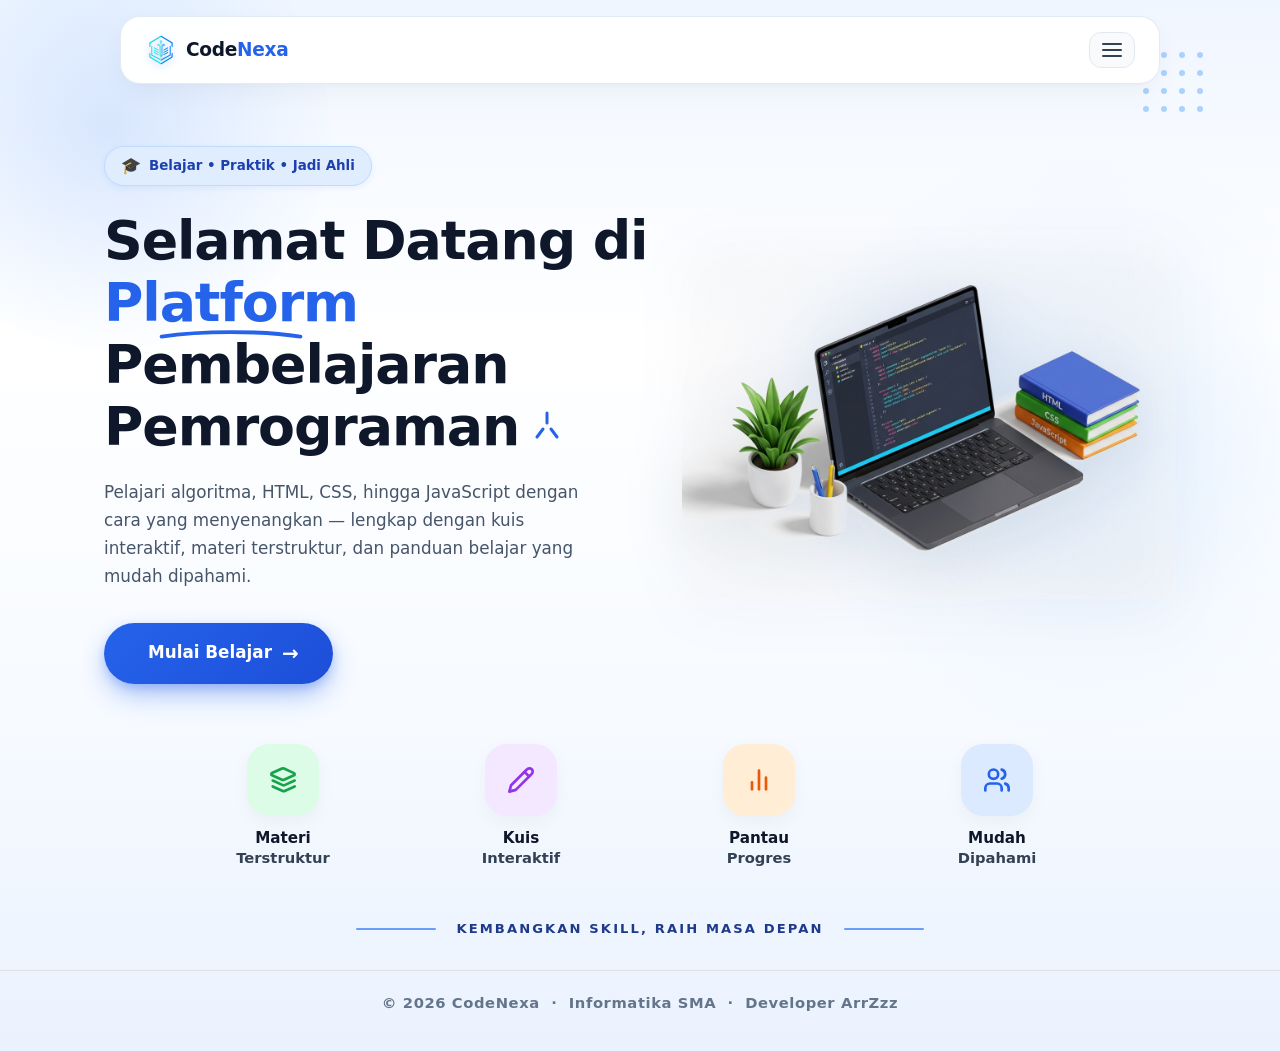
<file: index.html>
<!doctype html>
<html lang="id">
  <head>
    <meta charset="UTF-8">
    <meta name="viewport" content="width=device-width, initial-scale=1.0">
    <title>CodeNexa | Platform Pembelajaran Pemrograman</title>
    
    <!-- Favicon (Logo di Tab Browser) -->
    <link rel="icon" type="image/png" href="img/logo.png">
  </head>
    <meta
      name="description"
      content="Platform pembelajaran interaktif Pemrograman Aplikasi dan Web untuk SMA Kelas X. Pelajari algoritma, HTML, CSS, hingga JavaScript secara menyenangkan."
    />
    <link rel="stylesheet" href="css/style.css" />
    <link rel="stylesheet" href="css/welcome.css" />
  </head>
  <body class="welcome-body">
    <!-- ════════ BACKGROUND SHAPES & DECORATIONS ════════ -->
    <div class="blob-shape-top-left" aria-hidden="true"></div>
    <div class="blob-shape-mid-right" aria-hidden="true"></div>
    <div class="dot-grid-top-right" aria-hidden="true">
      <svg
        width="80"
        height="80"
        viewBox="0 0 80 80"
        fill="none"
        xmlns="http://www.w3.org/2000/svg"
      >
        <circle cx="10" cy="10" r="3" fill="#93c5fd" />
        <circle cx="28" cy="10" r="3" fill="#93c5fd" />
        <circle cx="46" cy="10" r="3" fill="#93c5fd" />
        <circle cx="64" cy="10" r="3" fill="#93c5fd" />
        <circle cx="10" cy="28" r="3" fill="#93c5fd" />
        <circle cx="28" cy="28" r="3" fill="#93c5fd" />
        <circle cx="46" cy="28" r="3" fill="#93c5fd" />
        <circle cx="64" cy="28" r="3" fill="#93c5fd" />
        <circle cx="10" cy="46" r="3" fill="#93c5fd" />
        <circle cx="28" cy="46" r="3" fill="#93c5fd" />
        <circle cx="46" cy="46" r="3" fill="#93c5fd" />
        <circle cx="64" cy="46" r="3" fill="#93c5fd" />
        <circle cx="10" cy="64" r="3" fill="#93c5fd" />
        <circle cx="28" cy="64" r="3" fill="#93c5fd" />
        <circle cx="46" cy="64" r="3" fill="#93c5fd" />
        <circle cx="64" cy="64" r="3" fill="#93c5fd" />
      </svg>
    </div>

    <!-- ════════ FLOATING NAVBAR ════════ -->
    <header class="navbar-wrapper">
      <nav class="navbar floating-navbar" aria-label="Navigasi Utama">
        <a href="index.html" class="nav-logo" aria-label="CodeNexa Beranda">
          <img src="img/logo.png" alt="Logo CodeNexa" class="logo-img" />
          <span class="logo-text"
            >Code<span class="logo-accent">Nexa</span></span
          >
        </a>
        <button
          class="menu-toggle"
          id="menu-toggle"
          onclick="toggleNav()"
          aria-label="Toggle menu"
          aria-expanded="false"
        >
          <span class="bar"></span>
          <span class="bar"></span>
          <span class="bar"></span>
        </button>
        <div class="nav-links" id="nav-links">
          <a class="nav-link active" href="index.html">Beranda</a>
          <a class="nav-link" href="materi.html">Materi</a>
          <a class="nav-link" href="kuis.html">Kuis</a>
          <a class="nav-link" href="game.html">Game</a>
        </div>
      </nav>
    </header>

    <!-- ════════ HERO ════════ -->
    <main>
      <section class="hero-container">
        <!-- Hero Text & CTA -->
        <div class="hero-content">
          <!-- Pill Badge -->
          <div class="badge-pill">
            <span class="badge-icon">🎓</span>
            <span class="badge-text"
              >Belajar &bull; Praktik &bull; Jadi Ahli</span
            >
          </div>

          <!-- Main Heading -->
          <h1 class="hero-title">
            <span class="title-line">Selamat Datang di</span>
            <span class="title-line title-highlight">
              Platform
              <svg
                class="brush-underline"
                viewBox="0 0 170 14"
                fill="none"
                xmlns="http://www.w3.org/2000/svg"
              >
                <path
                  d="M4 10C50 3 120 3 166 10"
                  stroke="#2563eb"
                  stroke-width="4.5"
                  stroke-linecap="round"
                />
              </svg>
            </span>
            <span class="title-line">Pembelajaran</span>
            <span class="title-line title-spark">
              Pemrograman
              <svg
                class="spark-icon"
                viewBox="0 0 32 32"
                fill="none"
                xmlns="http://www.w3.org/2000/svg"
              >
                <path
                  d="M6 26L12 18M16 12V2M20 18L26 26"
                  stroke="#2563eb"
                  stroke-width="3"
                  stroke-linecap="round"
                />
              </svg>
            </span>
          </h1>

          <!-- Description Paragraph -->
          <p class="hero-subtitle">
            Pelajari algoritma, HTML, CSS, hingga JavaScript dengan cara yang
            menyenangkan — lengkap dengan kuis interaktif, materi terstruktur,
            dan panduan belajar yang mudah dipahami.
          </p>

          <!-- CTA Button (Direct to materi.html) -->
          <div class="hero-cta-wrapper">
            <a
              href="materi.html#tujuan"
              class="btn-start-learning"
              id="btn-mulai-belajar"
            >
              <span class="btn-icon"></span>
              <span class="btn-text">Mulai Belajar</span>
              <span class="btn-arrow">&rarr;</span>
            </a>
          </div>
        </div>

        <!-- Hero 3D Illustration -->
        <div class="hero-visual">
          <div class="visual-glow-backdrop"></div>
          <img
            src="img/hero-laptop-transparent.png"
            alt="Ilustrasi Laptop Pemrograman dengan buku HTML, CSS, JavaScript dan tanaman"
            class="hero-illustration-img"
            loading="eager"
          />
        </div>
      </section>

      <!-- ════════ 4 BENEFIT CARDS ════════ -->
      <section class="features-section" aria-label="Keunggulan Platform">
        <div class="features-grid">
          <!-- Card 1: Materi Terstruktur -->
          <div class="feature-item">
            <div class="feature-icon-box box-green">
              <svg
                width="28"
                height="28"
                viewBox="0 0 24 24"
                fill="none"
                stroke="#16a34a"
                stroke-width="2.3"
                stroke-linecap="round"
                stroke-linejoin="round"
              >
                <path
                  d="m12.83 2.18a2 2 0 0 0-1.66 0L2.6 6.08a1 1 0 0 0 0 1.83l8.58 3.91a2 2 0 0 0 1.66 0l8.58-3.9a1 1 0 0 0 0-1.83Z"
                />
                <path d="m22 12.5-8.58 3.91a2 2 0 0 1-1.66 0L3.18 12.5" />
                <path d="m22 17.5-8.58 3.91a2 2 0 0 1-1.66 0L3.18 17.5" />
              </svg>
            </div>
            <div class="feature-label">
              <strong>Materi</strong>
              <span>Terstruktur</span>
            </div>
          </div>

          <!-- Card 2: Kuis Interaktif -->
          <div class="feature-item">
            <div class="feature-icon-box box-purple">
              <svg
                width="28"
                height="28"
                viewBox="0 0 24 24"
                fill="none"
                stroke="#9333ea"
                stroke-width="2.3"
                stroke-linecap="round"
                stroke-linejoin="round"
              >
                <path d="M17 3a2.85 2.83 0 1 1 4 4L7.5 20.5 2 22l1.5-5.5Z" />
                <path d="m15 5 4 4" />
              </svg>
            </div>
            <div class="feature-label">
              <strong>Kuis</strong>
              <span>Interaktif</span>
            </div>
          </div>

          <!-- Card 3: Pantau Progres -->
          <div class="feature-item">
            <div class="feature-icon-box box-orange">
              <svg
                width="28"
                height="28"
                viewBox="0 0 24 24"
                fill="none"
                stroke="#ea580c"
                stroke-width="2.3"
                stroke-linecap="round"
                stroke-linejoin="round"
              >
                <path d="M18 20V10" />
                <path d="M12 20V4" />
                <path d="M6 20v-6" />
              </svg>
            </div>
            <div class="feature-label">
              <strong>Pantau</strong>
              <span>Progres</span>
            </div>
          </div>

          <!-- Card 4: Mudah Dipahami -->
          <div class="feature-item">
            <div class="feature-icon-box box-blue">
              <svg
                width="28"
                height="28"
                viewBox="0 0 24 24"
                fill="none"
                stroke="#2563eb"
                stroke-width="2.3"
                stroke-linecap="round"
                stroke-linejoin="round"
              >
                <path d="M16 21v-2a4 4 0 0 0-4-4H6a4 4 0 0 0-4 4v2" />
                <circle cx="9" cy="7" r="4" />
                <path d="M22 21v-2a4 4 0 0 0-3-3.87" />
                <path d="M16 3.13a4 4 0 0 1 0 7.75" />
              </svg>
            </div>
            <div class="feature-label">
              <strong>Mudah</strong>
              <span>Dipahami</span>
            </div>
          </div>
        </div>
      </section>

      <!-- ════════ TAGLINE DIVIDER ════════ -->
      <section class="tagline-divider">
        <span class="divider-line"></span>
        <span class="divider-text">KEMBANGKAN SKILL, RAIH MASA DEPAN</span>
        <span class="divider-line"></span>
      </section>
    </main>

    <!-- ════════ FOOTER ════════ -->
    <footer class="simple-landing-footer">
      &copy; 2026 CodeNexa &nbsp;·&nbsp; Informatika SMA &nbsp;·&nbsp; Developer
      ArrZzz
    </footer>

    <script src="js/app.js"></script>
  </body>
</html>
</file>
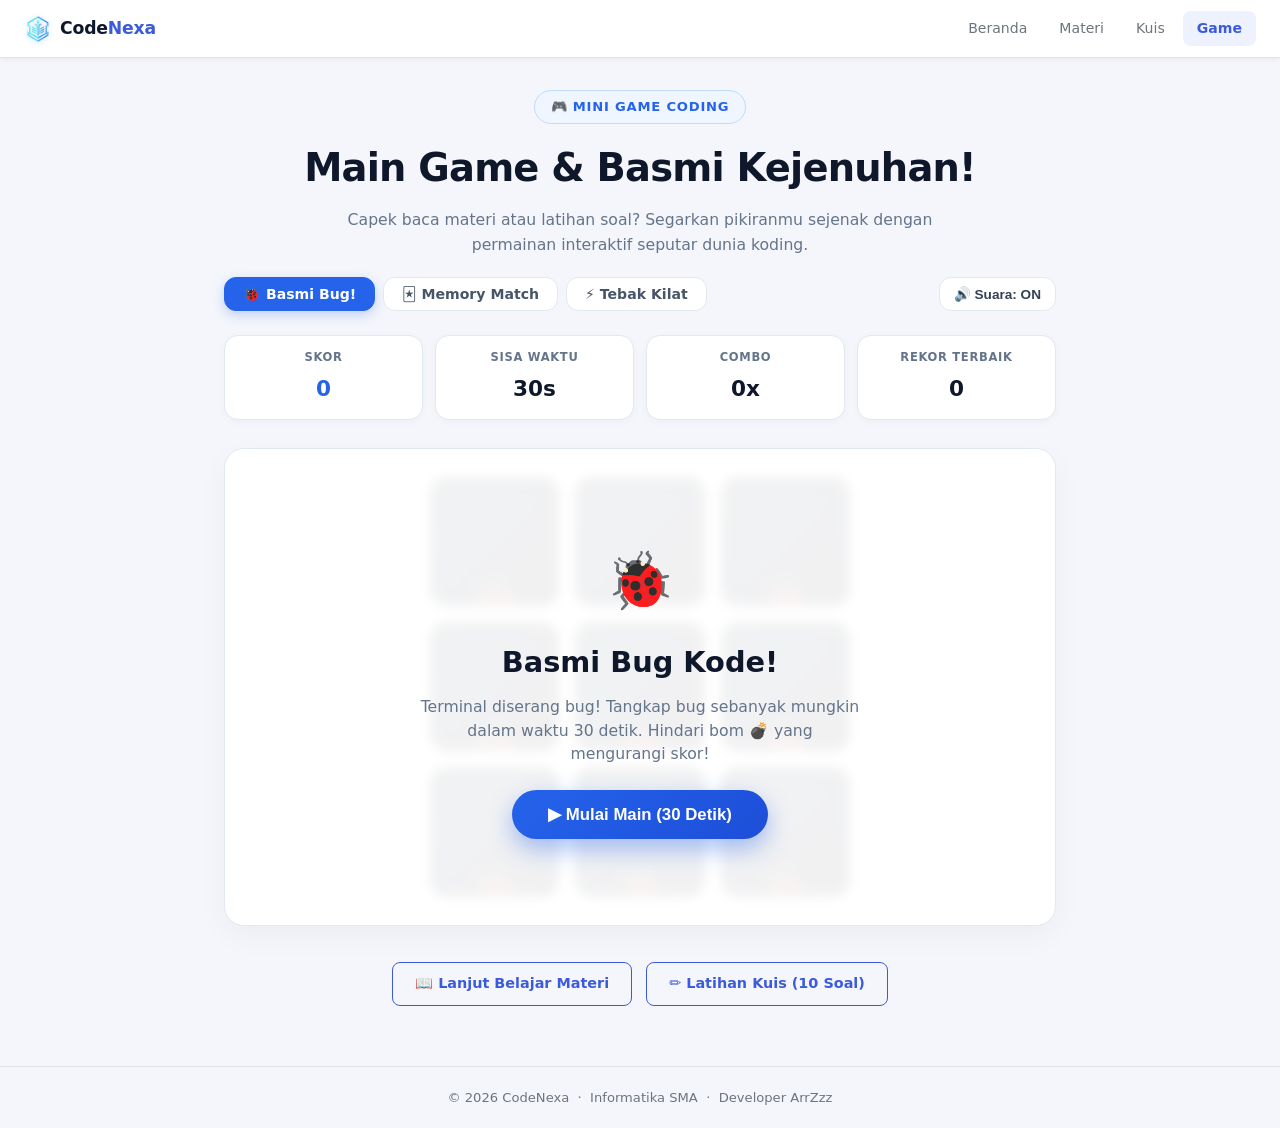
<file: game.html>
<!DOCTYPE html>
<html lang="id">
<head>
  <meta charset="UTF-8" />
  <meta name="viewport" content="width=device-width, initial-scale=1.0" />
  <title>Arena Game Mini — CodeNexa</title>
  <meta name="description" content="Mini game seru untuk asah logika dan sintaks pemrograman tanpa jenuh." />
  <link rel="icon" type="image/png" href="img/logo.png" />
  <link rel="stylesheet" href="css/style.css" />
  <link rel="stylesheet" href="css/game.css" />
</head>
<body>

  <!-- ════════ NAVBAR ════════ -->
  <nav class="navbar">
    <a href="index.html" class="nav-logo" aria-label="CodeNexa Beranda">
      <img src="img/logo.png" alt="Logo CodeNexa" class="logo-img" />
      <span class="logo-text">Code<span class="logo-accent">Nexa</span></span>
    </a>
    <button class="menu-toggle" id="menu-toggle" onclick="toggleNav()" aria-label="Toggle menu" aria-expanded="false">☰</button>
    <div class="nav-links" id="nav-links">
      <a class="nav-link" href="index.html">Beranda</a>
      <a class="nav-link" href="materi.html">Materi</a>
      <a class="nav-link" href="kuis.html">Kuis</a>
      <a class="nav-link active" href="game.html">Game</a>
    </div>
  </nav>

  <!-- ════════ GAME PAGE ════════ -->
  <div class="game-page fade-in">

    <!-- Header -->
    <div class="game-header">
      <div class="game-badge">🎮 Mini Game Coding</div>
      <h1>Main Game &amp; Basmi Kejenuhan!</h1>
      <p>
        Capek baca materi atau latihan soal? Segarkan pikiranmu sejenak dengan permainan interaktif seputar dunia koding.
      </p>

      <!-- Control Bar & Mode Tabs -->
      <div class="game-controls-bar">
        <div class="game-tabs" role="tablist">
          <button class="game-tab-btn active" data-game="bug" onclick="setGameMode('bug')">
            🐞 Basmi Bug!
          </button>
          <button class="game-tab-btn" data-game="memory" onclick="setGameMode('memory')">
            🃏 Memory Match
          </button>
          <button class="game-tab-btn" data-game="speed" onclick="setGameMode('speed')">
            ⚡ Tebak Kilat
          </button>
        </div>

        <button class="sound-toggle-btn" id="sound-toggle-btn" onclick="SoundFX.toggle()" aria-label="Toggle suara efek game">
          🔊 Suara: ON
        </button>
      </div>

      <!-- Stats Bar -->
      <div class="game-stats-row">
        <div class="game-stat-card">
          <div class="game-stat-label" id="stat-1-label">Skor</div>
          <div class="game-stat-value highlight" id="stat-1-val">0</div>
        </div>
        <div class="game-stat-card">
          <div class="game-stat-label" id="stat-2-label">Sisa Waktu</div>
          <div class="game-stat-value" id="stat-2-val">30s</div>
        </div>
        <div class="game-stat-card">
          <div class="game-stat-label" id="stat-3-label">Combo</div>
          <div class="game-stat-value" id="stat-3-val">0x</div>
        </div>
        <div class="game-stat-card">
          <div class="game-stat-label" id="stat-4-label">Rekor Terbaik</div>
          <div class="game-stat-value" id="stat-4-val">0</div>
        </div>
      </div>
    </div>

    <!-- Game Stage (Canvas / Grid Screen) -->
    <div class="game-screen-wrapper" id="game-stage">
      <!-- Diisi secara dinamis oleh js/game.js -->
    </div>

    <!-- Action Links -->
    <div style="margin-top: 36px; display: flex; justify-content: center; gap: 14px; flex-wrap: wrap;">
      <a class="btn btn-outline" href="materi.html">📖 Lanjut Belajar Materi</a>
      <a class="btn btn-outline" href="kuis.html">✏️ Latihan Kuis (10 Soal)</a>
    </div>

  </div>

  <!-- ════════ FOOTER ════════ -->
  <footer>
    &copy; 2026 CodeNexa &nbsp;·&nbsp; Informatika SMA &nbsp;·&nbsp; Developer ArrZzz
  </footer>

  <!-- Scripts -->
  <script src="js/app.js"></script>
  <script src="js/game.js"></script>
</body>
</html>
</file>
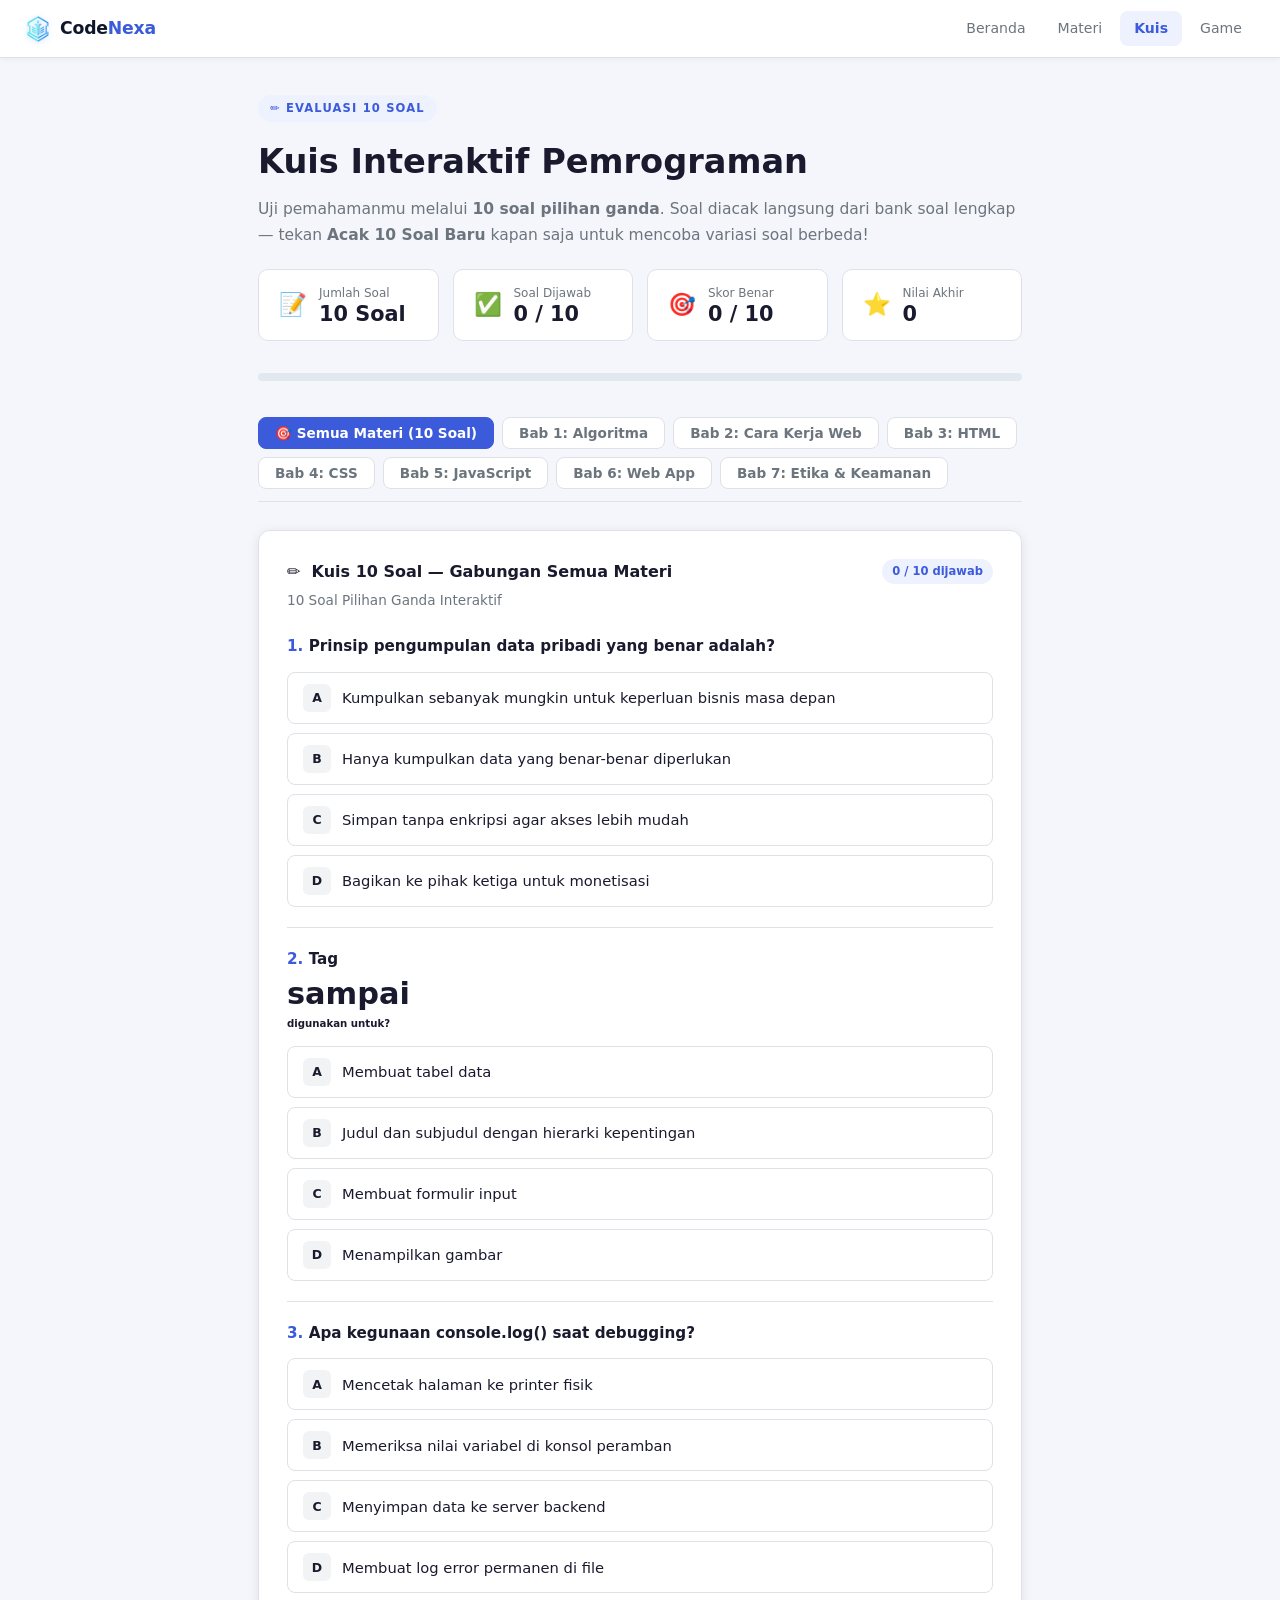
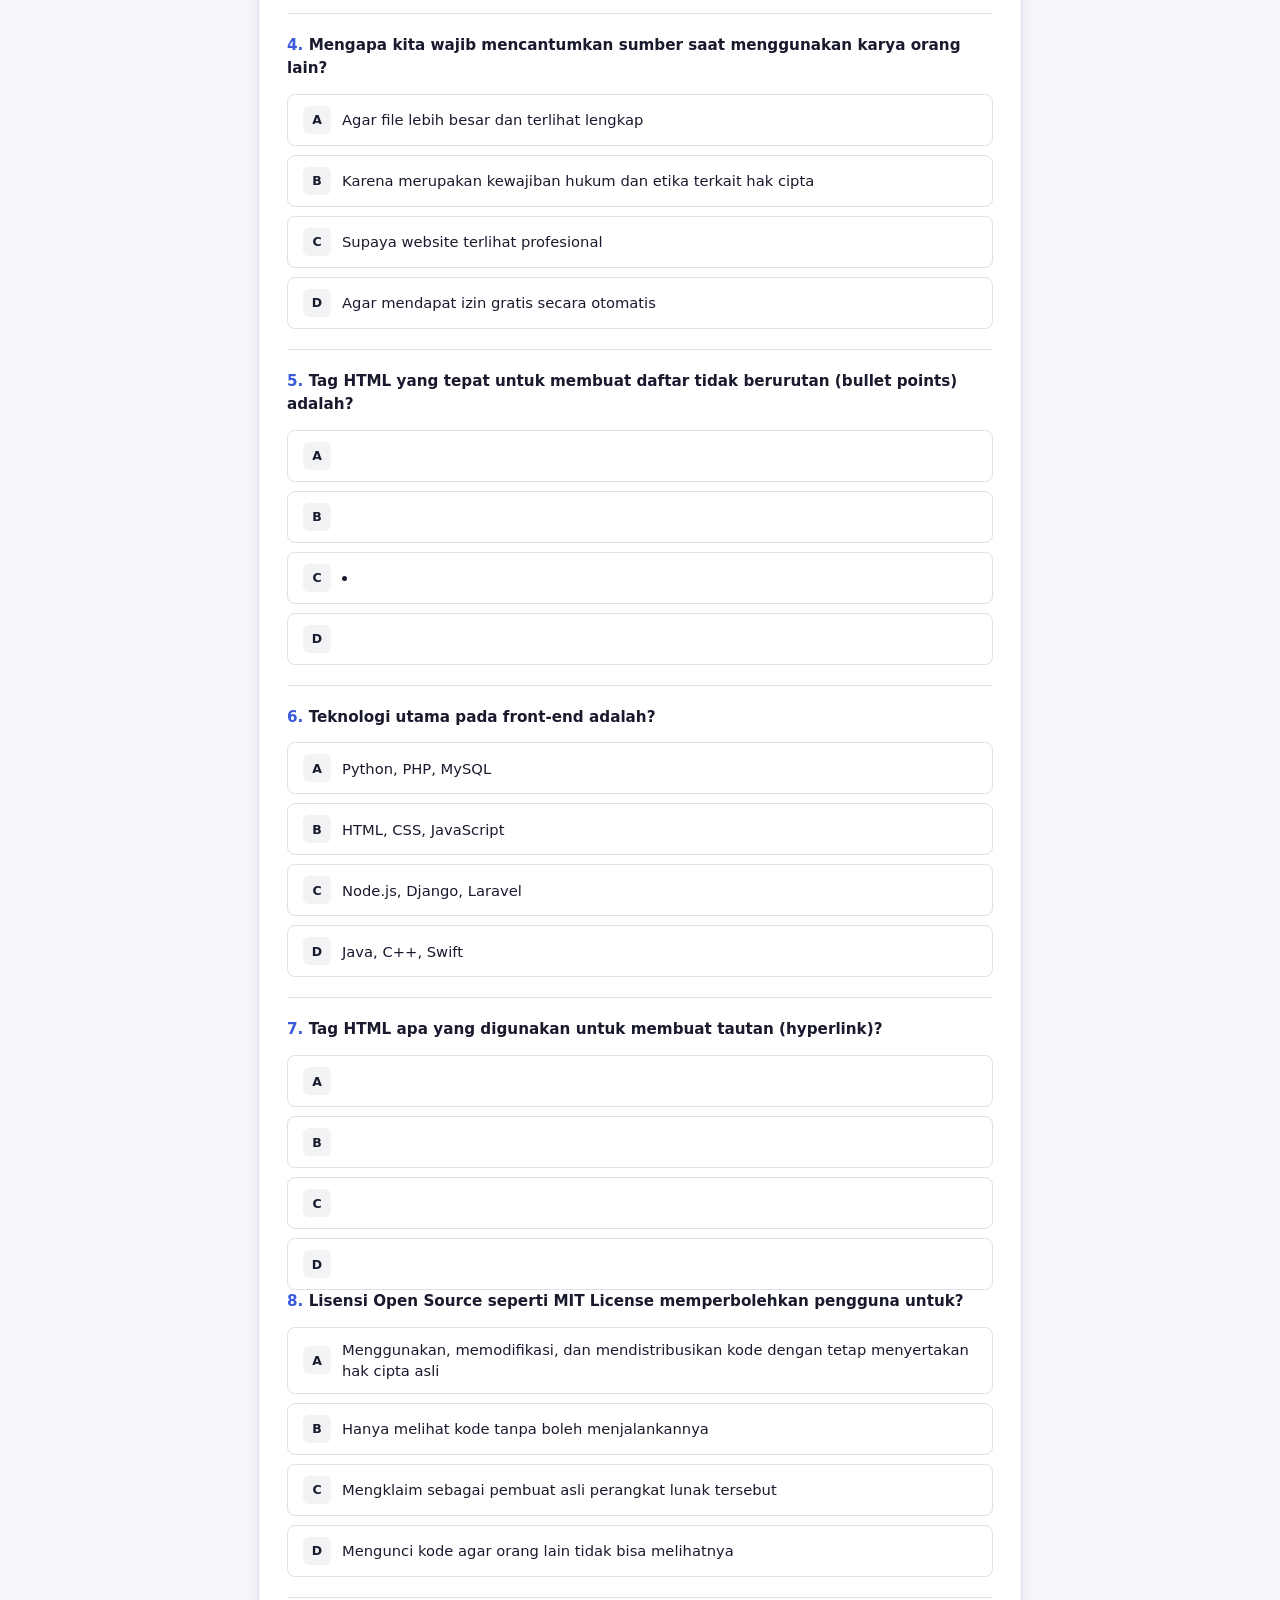
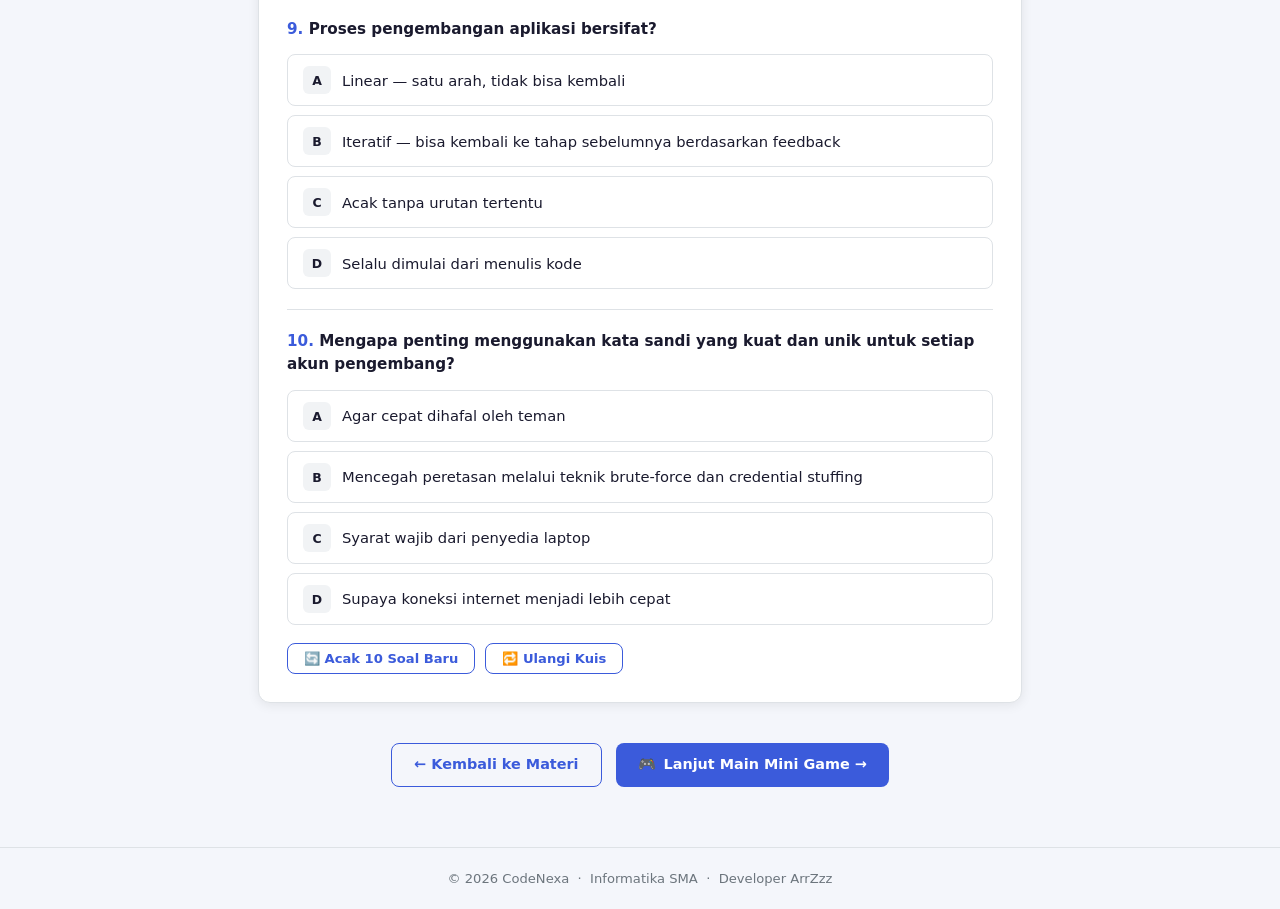
<file: kuis.html>
<!DOCTYPE html>
<html lang="id">
<head>
  <meta charset="UTF-8" />
  <meta name="viewport" content="width=device-width, initial-scale=1.0" />
  <title>Kuis Interaktif 10 Soal — CodeNexa</title>
  <meta name="description" content="Kuis evaluasi 10 soal interaktif Pemrograman Aplikasi dan Web SMA Kelas X" />
  <link rel="icon" type="image/png" href="img/logo.png" />
  <link rel="stylesheet" href="css/style.css" />
  <link rel="stylesheet" href="css/kuis.css" />
</head>
<body>

  <!-- ════════ NAVBAR ════════ -->
  <nav class="navbar">
    <a href="index.html" class="nav-logo" aria-label="CodeNexa Beranda">
      <img src="img/logo.png" alt="Logo CodeNexa" class="logo-img" />
      <span class="logo-text">Code<span class="logo-accent">Nexa</span></span>
    </a>
    <button class="menu-toggle" id="menu-toggle" onclick="toggleNav()" aria-label="Toggle menu" aria-expanded="false">☰</button>
    <div class="nav-links" id="nav-links">
      <a class="nav-link" href="index.html">Beranda</a>
      <a class="nav-link" href="materi.html">Materi</a>
      <a class="nav-link active" href="kuis.html">Kuis</a>
      <a class="nav-link" href="game.html">Game</a>
    </div>
  </nav>

  <!-- ════════ KUIS PAGE ════════ -->
  <div class="kuis-page">

    <!-- Header -->
    <div class="kuis-page-header fade-in">
      <span class="badge">✏️ Evaluasi 10 Soal</span>
      <h1>Kuis Interaktif Pemrograman</h1>
      <p>
        Uji pemahamanmu melalui <strong>10 soal pilihan ganda</strong>. Soal diacak langsung dari bank soal lengkap — tekan <strong>Acak 10 Soal Baru</strong> kapan saja untuk mencoba variasi soal berbeda!
      </p>

      <!-- Stats Bar -->
      <div class="stats-bar">
        <div class="stat-card">
          <span class="stat-icon">📝</span>
          <div>
            <div class="stat-label">Jumlah Soal</div>
            <div class="stat-value">10 Soal</div>
          </div>
        </div>
        <div class="stat-card">
          <span class="stat-icon">✅</span>
          <div>
            <div class="stat-label">Soal Dijawab</div>
            <div class="stat-value" id="stat-answered">0 / 10</div>
          </div>
        </div>
        <div class="stat-card">
          <span class="stat-icon">🎯</span>
          <div>
            <div class="stat-label">Skor Benar</div>
            <div class="stat-value" id="stat-score">0 / 10</div>
          </div>
        </div>
        <div class="stat-card">
          <span class="stat-icon">⭐</span>
          <div>
            <div class="stat-label">Nilai Akhir</div>
            <div class="stat-value" id="stat-grade">0</div>
          </div>
        </div>
      </div>

      <!-- Progress Bar -->
      <div class="progress-bar-container">
        <div class="progress-bar-fill" id="progress-fill" style="width: 0%"></div>
      </div>
    </div>

    <!-- Tab Filter / Pemilihan Kategori -->
    <div class="tab-row" id="tab-row" role="tablist">
      <button class="tab-btn active" data-tab="gabungan" onclick="switchCategory('gabungan')">🎯 Semua Materi (10 Soal)</button>
      <button class="tab-btn" data-tab="bab1" onclick="switchCategory('bab1')">Bab 1: Algoritma</button>
      <button class="tab-btn" data-tab="bab2" onclick="switchCategory('bab2')">Bab 2: Cara Kerja Web</button>
      <button class="tab-btn" data-tab="bab3" onclick="switchCategory('bab3')">Bab 3: HTML</button>
      <button class="tab-btn" data-tab="bab4" onclick="switchCategory('bab4')">Bab 4: CSS</button>
      <button class="tab-btn" data-tab="bab5" onclick="switchCategory('bab5')">Bab 5: JavaScript</button>
      <button class="tab-btn" data-tab="bab6" onclick="switchCategory('bab6')">Bab 6: Web App</button>
      <button class="tab-btn" data-tab="bab7" onclick="switchCategory('bab7')">Bab 7: Etika &amp; Keamanan</button>
    </div>

    <!-- ─── Quiz Session Block (10 Soal) ─── -->
    <div id="quiz-active-block"></div>

    <!-- Back to Materi & Go to Game -->
    <div class="quiz-bottom-nav" style="margin-top: 40px; display: flex; justify-content: center; gap: 14px; flex-wrap: wrap;">
      <a class="btn btn-outline" href="materi.html">← Kembali ke Materi</a>
      <a class="btn btn-primary" href="game.html" style="display: inline-flex; align-items: center; gap: 8px;">
        <span>🎮</span>
        <span>Lanjut Main Mini Game &rarr;</span>
      </a>
    </div>

  </div>

  <!-- ════════ FOOTER ════════ -->
  <footer>
    &copy; 2026 CodeNexa &nbsp;·&nbsp; Informatika SMA &nbsp;·&nbsp; Developer ArrZzz
  </footer>

  <!-- Scripts -->
  <script src="js/app.js"></script>
  <script src="js/quiz-data.js"></script>
  <script src="js/quiz.js"></script>
  <script>
    const BAB_TITLES = {
      'gabungan': 'Kuis 10 Soal — Gabungan Semua Materi',
      'bab1':     'Kuis 10 Soal — Bab 1: Dasar Algoritma & Pemrograman',
      'bab2':     'Kuis 10 Soal — Bab 2: Bagaimana Web Bekerja',
      'bab3':     'Kuis 10 Soal — Bab 3: HTML — Struktur Halaman Web',
      'bab4':     'Kuis 10 Soal — Bab 4: CSS — Tampilan & Tata Letak',
      'bab5':     'Kuis 10 Soal — Bab 5: JavaScript — Interaktivitas Web',
      'bab6':     'Kuis 10 Soal — Bab 6: Dari Web ke Aplikasi',
      'bab7':     'Kuis 10 Soal — Bab 7: Etika, Keamanan & Lisensi'
    };

    function switchCategory(key) {
      // Update tab aktif
      document.querySelectorAll('.tab-btn').forEach(btn => {
        btn.classList.toggle('active', btn.dataset.tab === key);
      });

      const pool  = key === 'gabungan' ? ALL_QUESTIONS : (QUIZ_DATA[key] || ALL_QUESTIONS);
      const title = BAB_TITLES[key] || 'Kuis 10 Soal Interaktif';

      ActiveQuiz.init(pool, title, key);
    }

    document.addEventListener('DOMContentLoaded', () => {
      // Default: 10 Soal Gabungan dari Semua Materi
      switchCategory('gabungan');
    });
  </script>
</body>
</html>
</file>
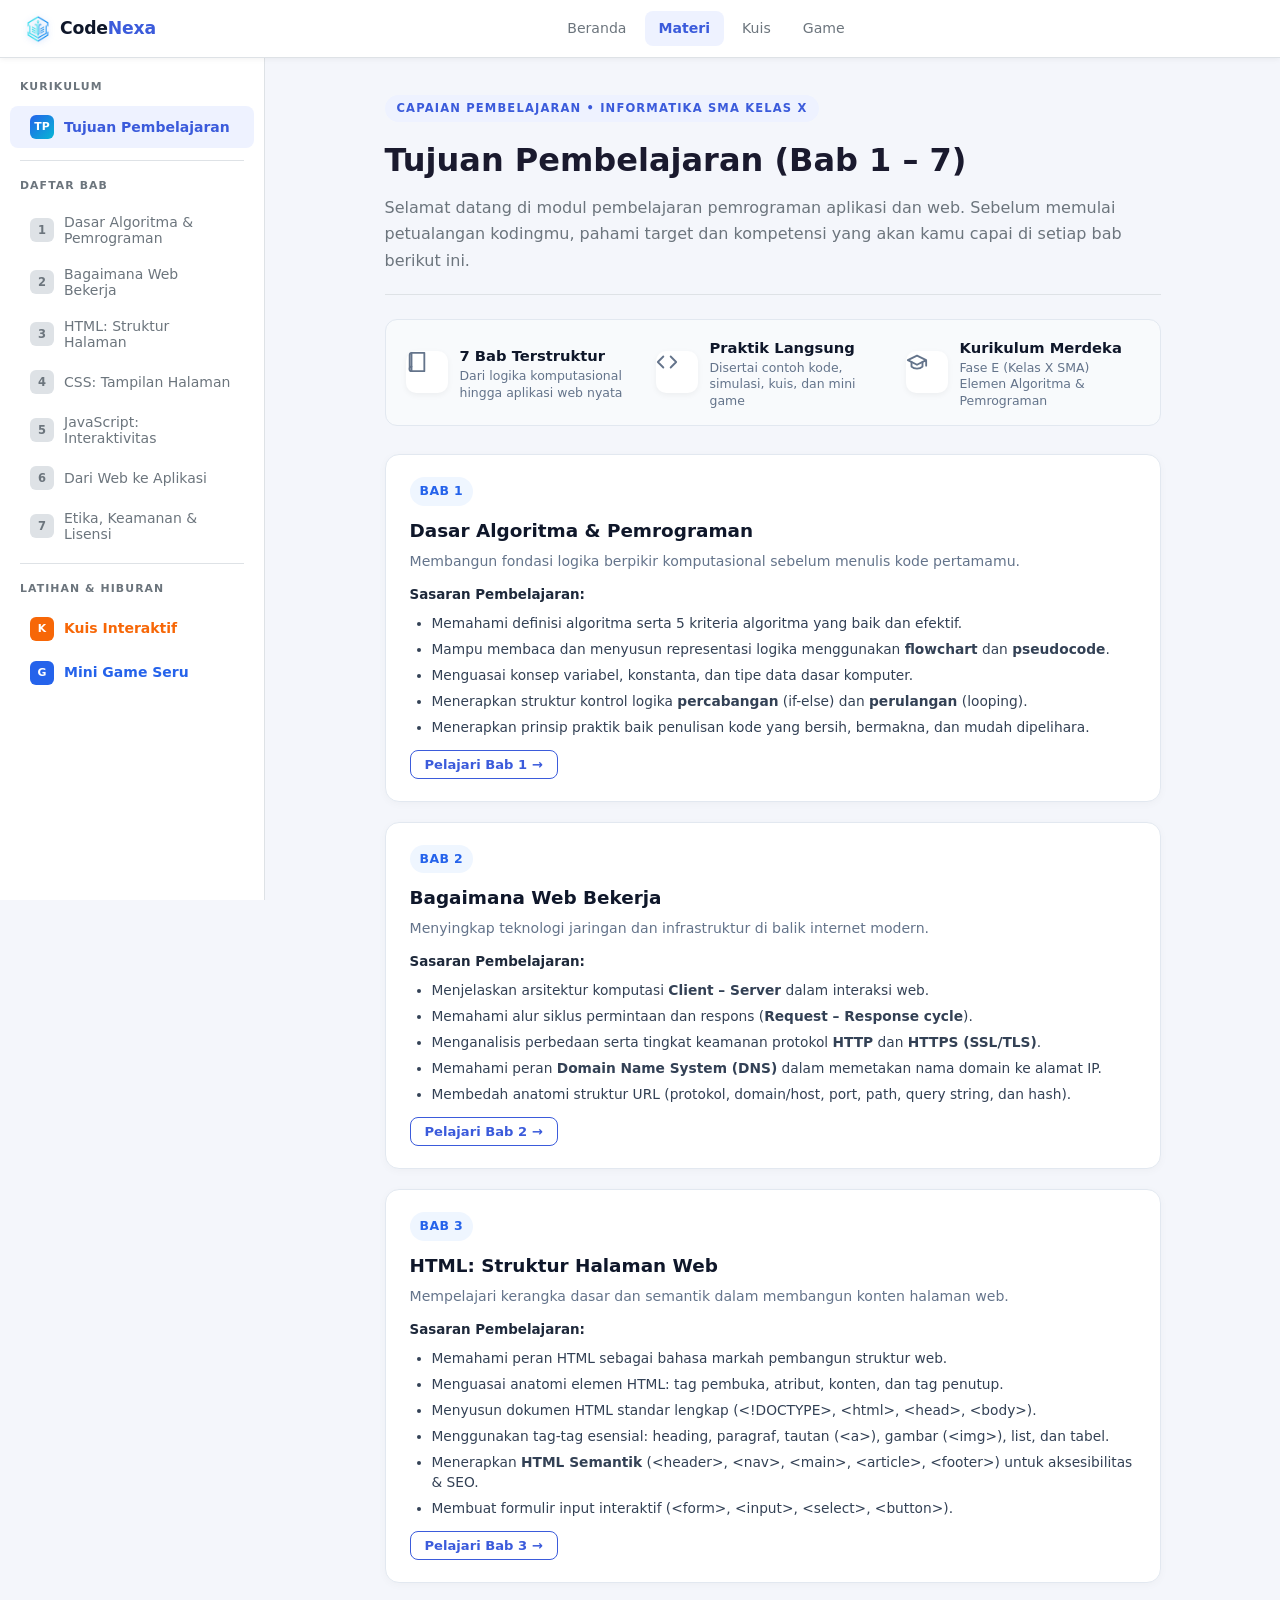
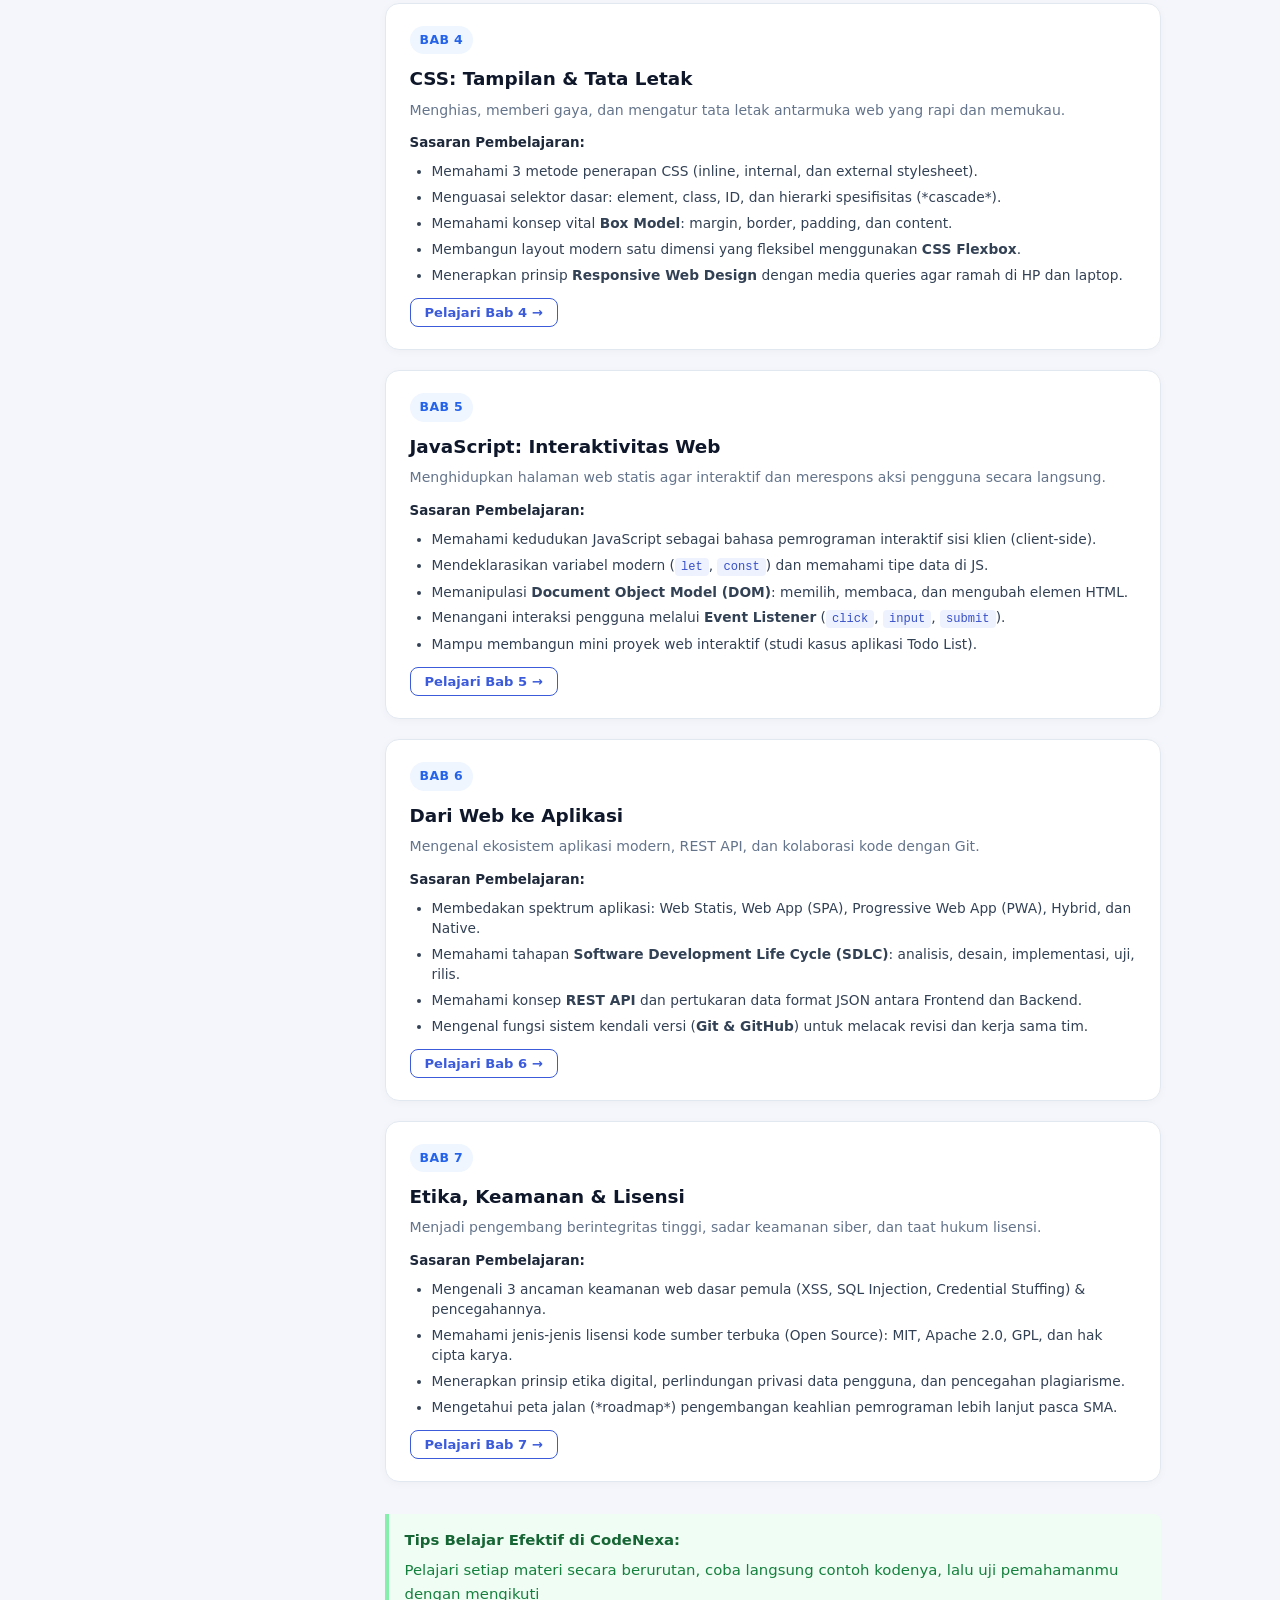
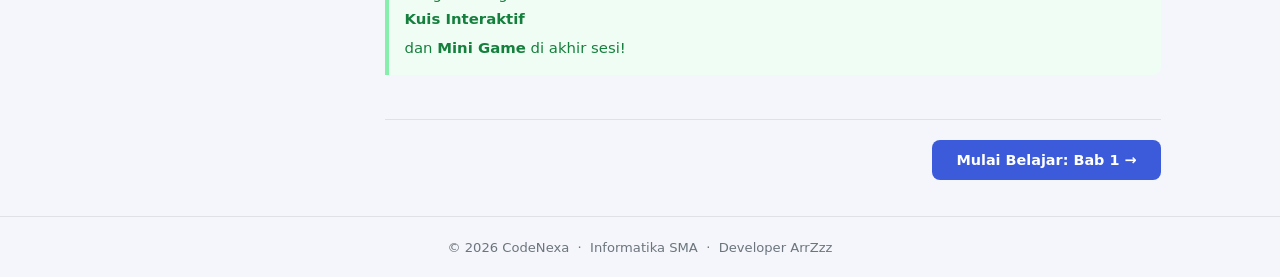
<file: materi.html>
<!DOCTYPE html>
<html lang="id">
<head>
  <meta charset="UTF-8" />
  <meta name="viewport" content="width=device-width, initial-scale=1.0" />
  <title>Materi — CodeNexa</title>
  <meta name="description" content="Materi pembelajaran Pemrograman Aplikasi dan Web SMA Kelas X" />
  <link rel="icon" type="image/png" href="img/logo.png" />
  <link rel="stylesheet" href="css/style.css" />
  <link rel="stylesheet" href="css/materi.css" />
</head>
<body>

  <!-- ════════ NAVBAR ════════ -->
  <nav class="navbar">
    <a href="index.html" class="nav-logo" aria-label="CodeNexa Beranda">
      <img src="img/logo.png" alt="Logo CodeNexa" class="logo-img" />
      <span class="logo-text">Code<span class="logo-accent">Nexa</span></span>
    </a>
    <div class="nav-links" id="nav-links">
      <a class="nav-link" href="index.html">Beranda</a>
      <a class="nav-link active" href="materi.html">Materi</a>
      <a class="nav-link" href="kuis.html">Kuis</a>
      <a class="nav-link" href="game.html">Game</a>
    </div>

    <!-- Tombol Navigasi Mobile (Sejajar Berdampingan) -->
    <div class="nav-btn-group">
      <button class="menu-toggle" id="menu-toggle" onclick="toggleNav()" aria-label="Toggle menu" aria-expanded="false">☰</button>
      <button class="menu-toggle" id="sidebar-toggle" onclick="toggleSidebar()" aria-label="Buka menu bab" style="display:none">☰ Bab</button>
    </div>
  </nav>

  <div class="overlay" id="overlay" onclick="closeSidebar()"></div>

  <div class="layout">

    <!-- ════════ SIDEBAR ════════ -->
    <aside class="sidebar" id="sidebar" aria-label="Navigasi bab">
      <div class="sidebar-section-title">Kurikulum</div>

      <button class="sidebar-item active" data-ch="tujuan" onclick="showChapter('tujuan')">
        <span class="item-num" style="background: linear-gradient(135deg, #2563eb, #06b6d4); color: #fff; font-size: 0.68rem; font-weight: 700;">TP</span>
        Tujuan Pembelajaran
      </button>

      <div class="sidebar-divider"></div>
      <div class="sidebar-section-title">Daftar Bab</div>

      <button class="sidebar-item" data-ch="0" onclick="showChapter(0)">
        <span class="item-num">1</span> Dasar Algoritma &amp; Pemrograman
      </button>
      <button class="sidebar-item" data-ch="1" onclick="showChapter(1)">
        <span class="item-num">2</span> Bagaimana Web Bekerja
      </button>
      <button class="sidebar-item" data-ch="2" onclick="showChapter(2)">
        <span class="item-num">3</span> HTML: Struktur Halaman
      </button>
      <button class="sidebar-item" data-ch="3" onclick="showChapter(3)">
        <span class="item-num">4</span> CSS: Tampilan Halaman
      </button>
      <button class="sidebar-item" data-ch="4" onclick="showChapter(4)">
        <span class="item-num">5</span> JavaScript: Interaktivitas
      </button>
      <button class="sidebar-item" data-ch="5" onclick="showChapter(5)">
        <span class="item-num">6</span> Dari Web ke Aplikasi
      </button>
      <button class="sidebar-item" data-ch="6" onclick="showChapter(6)">
        <span class="item-num">7</span> Etika, Keamanan &amp; Lisensi
      </button>

      <div class="sidebar-divider"></div>
      <div class="sidebar-section-title">Latihan &amp; Hiburan</div>
      <a class="sidebar-item" href="kuis.html" style="color:var(--accent);font-weight:600;">
        <span class="item-num" style="background:var(--accent);color:#fff;font-size:0.68rem;font-weight:700;">K</span>
        Kuis Interaktif
      </a>
      <a class="sidebar-item" href="game.html" style="color:#2563eb;font-weight:600;">
        <span class="item-num" style="background:#2563eb;color:#fff;font-size:0.68rem;font-weight:700;">G</span>
        Mini Game Seru
      </a>
    </aside>

    <!-- ════════ MAIN CONTENT ════════ -->
    <main class="main-content" id="main-content">

      <!-- ─────────────────── TUJUAN PEMBELAJARAN (BAB 1 - 7) ─────────────────── -->
      <article class="chapter active" id="chtujuan" aria-labelledby="h1-tujuan">
        <div class="tp-hero">
          <span class="chapter-badge">Capaian Pembelajaran &bull; Informatika SMA Kelas X</span>
          <h1 id="h1-tujuan">Tujuan Pembelajaran (Bab 1 – 7)</h1>
          <p class="chapter-lead">
            Selamat datang di modul pembelajaran pemrograman aplikasi dan web. Sebelum memulai petualangan kodingmu, pahami target dan kompetensi yang akan kamu capai di setiap bab berikut ini.
          </p>
        </div>

        <!-- Info Highlights -->
        <div class="tp-stats-banner">
          <div class="tp-stat-item">
            <span class="tp-stat-icon" aria-hidden="true">
              <svg width="22" height="22" viewBox="0 0 24 24" fill="none" stroke="currentColor" stroke-width="2" stroke-linecap="round" stroke-linejoin="round"><path d="M4 19.5v-15A2.5 2.5 0 0 1 6.5 2H20v20H6.5a2.5 2.5 0 0 1-0.5-5"/><path d="M6 2v20"/></svg>
            </span>
            <div>
              <strong>7 Bab Terstruktur</strong>
              <span>Dari logika komputasional hingga aplikasi web nyata</span>
            </div>
          </div>
          <div class="tp-stat-item">
            <span class="tp-stat-icon" aria-hidden="true">
              <svg width="22" height="22" viewBox="0 0 24 24" fill="none" stroke="currentColor" stroke-width="2" stroke-linecap="round" stroke-linejoin="round"><polyline points="16 18 22 12 16 6"/><polyline points="8 6 2 12 8 18"/></svg>
            </span>
            <div>
              <strong>Praktik Langsung</strong>
              <span>Disertai contoh kode, simulasi, kuis, dan mini game</span>
            </div>
          </div>
          <div class="tp-stat-item">
            <span class="tp-stat-icon" aria-hidden="true">
              <svg width="22" height="22" viewBox="0 0 24 24" fill="none" stroke="currentColor" stroke-width="2" stroke-linecap="round" stroke-linejoin="round"><path d="M22 10v6M2 10l10-5 10 5-10 5z"/><path d="M6 12v5c3 3 9 3 12 0v-5"/></svg>
            </span>
            <div>
              <strong>Kurikulum Merdeka</strong>
              <span>Fase E (Kelas X SMA) Elemen Algoritma &amp; Pemrograman</span>
            </div>
          </div>
        </div>

        <div class="tp-grid">
          <!-- Bab 1 -->
          <div class="tp-card">
            <div class="tp-card-header">
              <span class="tp-number-badge">Bab 1</span>
            </div>
            <h3>Dasar Algoritma &amp; Pemrograman</h3>
            <p class="tp-desc">Membangun fondasi logika berpikir komputasional sebelum menulis kode pertamamu.</p>
            <div class="tp-targets-title">Sasaran Pembelajaran:</div>
            <ul class="tp-list">
              <li>Memahami definisi algoritma serta 5 kriteria algoritma yang baik dan efektif.</li>
              <li>Mampu membaca dan menyusun representasi logika menggunakan <strong>flowchart</strong> dan <strong>pseudocode</strong>.</li>
              <li>Menguasai konsep variabel, konstanta, dan tipe data dasar komputer.</li>
              <li>Menerapkan struktur kontrol logika <strong>percabangan</strong> (if-else) dan <strong>perulangan</strong> (looping).</li>
              <li>Menerapkan prinsip praktik baik penulisan kode yang bersih, bermakna, dan mudah dipelihara.</li>
            </ul>
            <button class="btn btn-sm btn-outline tp-card-btn" onclick="showChapter(0)">Pelajari Bab 1 &rarr;</button>
          </div>

          <!-- Bab 2 -->
          <div class="tp-card">
            <div class="tp-card-header">
              <span class="tp-number-badge">Bab 2</span>
            </div>
            <h3>Bagaimana Web Bekerja</h3>
            <p class="tp-desc">Menyingkap teknologi jaringan dan infrastruktur di balik internet modern.</p>
            <div class="tp-targets-title">Sasaran Pembelajaran:</div>
            <ul class="tp-list">
              <li>Menjelaskan arsitektur komputasi <strong>Client &ndash; Server</strong> dalam interaksi web.</li>
              <li>Memahami alur siklus permintaan dan respons (<strong>Request &ndash; Response cycle</strong>).</li>
              <li>Menganalisis perbedaan serta tingkat keamanan protokol <strong>HTTP</strong> dan <strong>HTTPS (SSL/TLS)</strong>.</li>
              <li>Memahami peran <strong>Domain Name System (DNS)</strong> dalam memetakan nama domain ke alamat IP.</li>
              <li>Membedah anatomi struktur URL (protokol, domain/host, port, path, query string, dan hash).</li>
            </ul>
            <button class="btn btn-sm btn-outline tp-card-btn" onclick="showChapter(1)">Pelajari Bab 2 &rarr;</button>
          </div>

          <!-- Bab 3 -->
          <div class="tp-card">
            <div class="tp-card-header">
              <span class="tp-number-badge">Bab 3</span>
            </div>
            <h3>HTML: Struktur Halaman Web</h3>
            <p class="tp-desc">Mempelajari kerangka dasar dan semantik dalam membangun konten halaman web.</p>
            <div class="tp-targets-title">Sasaran Pembelajaran:</div>
            <ul class="tp-list">
              <li>Memahami peran HTML sebagai bahasa markah pembangun struktur web.</li>
              <li>Menguasai anatomi elemen HTML: tag pembuka, atribut, konten, dan tag penutup.</li>
              <li>Menyusun dokumen HTML standar lengkap (&lt;!DOCTYPE&gt;, &lt;html&gt;, &lt;head&gt;, &lt;body&gt;).</li>
              <li>Menggunakan tag-tag esensial: heading, paragraf, tautan (&lt;a&gt;), gambar (&lt;img&gt;), list, dan tabel.</li>
              <li>Menerapkan <strong>HTML Semantik</strong> (&lt;header&gt;, &lt;nav&gt;, &lt;main&gt;, &lt;article&gt;, &lt;footer&gt;) untuk aksesibilitas &amp; SEO.</li>
              <li>Membuat formulir input interaktif (&lt;form&gt;, &lt;input&gt;, &lt;select&gt;, &lt;button&gt;).</li>
            </ul>
            <button class="btn btn-sm btn-outline tp-card-btn" onclick="showChapter(2)">Pelajari Bab 3 &rarr;</button>
          </div>

          <!-- Bab 4 -->
          <div class="tp-card">
            <div class="tp-card-header">
              <span class="tp-number-badge">Bab 4</span>
            </div>
            <h3>CSS: Tampilan &amp; Tata Letak</h3>
            <p class="tp-desc">Menghias, memberi gaya, dan mengatur tata letak antarmuka web yang rapi dan memukau.</p>
            <div class="tp-targets-title">Sasaran Pembelajaran:</div>
            <ul class="tp-list">
              <li>Memahami 3 metode penerapan CSS (inline, internal, dan external stylesheet).</li>
              <li>Menguasai selektor dasar: element, class, ID, dan hierarki spesifisitas (*cascade*).</li>
              <li>Memahami konsep vital <strong>Box Model</strong>: margin, border, padding, dan content.</li>
              <li>Membangun layout modern satu dimensi yang fleksibel menggunakan <strong>CSS Flexbox</strong>.</li>
              <li>Menerapkan prinsip <strong>Responsive Web Design</strong> dengan media queries agar ramah di HP dan laptop.</li>
            </ul>
            <button class="btn btn-sm btn-outline tp-card-btn" onclick="showChapter(3)">Pelajari Bab 4 &rarr;</button>
          </div>

          <!-- Bab 5 -->
          <div class="tp-card">
            <div class="tp-card-header">
              <span class="tp-number-badge">Bab 5</span>
            </div>
            <h3>JavaScript: Interaktivitas Web</h3>
            <p class="tp-desc">Menghidupkan halaman web statis agar interaktif dan merespons aksi pengguna secara langsung.</p>
            <div class="tp-targets-title">Sasaran Pembelajaran:</div>
            <ul class="tp-list">
              <li>Memahami kedudukan JavaScript sebagai bahasa pemrograman interaktif sisi klien (client-side).</li>
              <li>Mendeklarasikan variabel modern (<code>let</code>, <code>const</code>) dan memahami tipe data di JS.</li>
              <li>Memanipulasi <strong>Document Object Model (DOM)</strong>: memilih, membaca, dan mengubah elemen HTML.</li>
              <li>Menangani interaksi pengguna melalui <strong>Event Listener</strong> (<code>click</code>, <code>input</code>, <code>submit</code>).</li>
              <li>Mampu membangun mini proyek web interaktif (studi kasus aplikasi Todo List).</li>
            </ul>
            <button class="btn btn-sm btn-outline tp-card-btn" onclick="showChapter(4)">Pelajari Bab 5 &rarr;</button>
          </div>

          <!-- Bab 6 -->
          <div class="tp-card">
            <div class="tp-card-header">
              <span class="tp-number-badge">Bab 6</span>
            </div>
            <h3>Dari Web ke Aplikasi</h3>
            <p class="tp-desc">Mengenal ekosistem aplikasi modern, REST API, dan kolaborasi kode dengan Git.</p>
            <div class="tp-targets-title">Sasaran Pembelajaran:</div>
            <ul class="tp-list">
              <li>Membedakan spektrum aplikasi: Web Statis, Web App (SPA), Progressive Web App (PWA), Hybrid, dan Native.</li>
              <li>Memahami tahapan <strong>Software Development Life Cycle (SDLC)</strong>: analisis, desain, implementasi, uji, rilis.</li>
              <li>Memahami konsep <strong>REST API</strong> dan pertukaran data format JSON antara Frontend dan Backend.</li>
              <li>Mengenal fungsi sistem kendali versi (<strong>Git &amp; GitHub</strong>) untuk melacak revisi dan kerja sama tim.</li>
            </ul>
            <button class="btn btn-sm btn-outline tp-card-btn" onclick="showChapter(5)">Pelajari Bab 6 &rarr;</button>
          </div>

          <!-- Bab 7 -->
          <div class="tp-card">
            <div class="tp-card-header">
              <span class="tp-number-badge">Bab 7</span>
            </div>
            <h3>Etika, Keamanan &amp; Lisensi</h3>
            <p class="tp-desc">Menjadi pengembang berintegritas tinggi, sadar keamanan siber, dan taat hukum lisensi.</p>
            <div class="tp-targets-title">Sasaran Pembelajaran:</div>
            <ul class="tp-list">
              <li>Mengenali 3 ancaman keamanan web dasar pemula (XSS, SQL Injection, Credential Stuffing) &amp; pencegahannya.</li>
              <li>Memahami jenis-jenis lisensi kode sumber terbuka (Open Source): MIT, Apache 2.0, GPL, dan hak cipta karya.</li>
              <li>Menerapkan prinsip etika digital, perlindungan privasi data pengguna, dan pencegahan plagiarisme.</li>
              <li>Mengetahui peta jalan (*roadmap*) pengembangan keahlian pemrograman lebih lanjut pasca SMA.</li>
            </ul>
            <button class="btn btn-sm btn-outline tp-card-btn" onclick="showChapter(6)">Pelajari Bab 7 &rarr;</button>
          </div>
        </div>

        <!-- Callout Banner Pembelajaran -->
        <div class="callout" style="margin-top: 32px; background: #f0fdf4; border-color: #86efac;">
          <strong style="color: #166534;">Tips Belajar Efektif di CodeNexa:</strong>
          <span style="color: #15803d;">
            Pelajari setiap materi secara berurutan, coba langsung contoh kodenya, lalu uji pemahamanmu dengan mengikuti <strong>Kuis Interaktif</strong> dan <strong>Mini Game</strong> di akhir sesi!
          </span>
        </div>

        <div class="progress-nav" style="justify-content: flex-end;">
          <button class="btn btn-primary" onclick="showChapter(0)" style="font-weight: 700; padding: 12px 24px;">
            Mulai Belajar: Bab 1 &rarr;
          </button>
        </div>
      </article>

      <!-- ─────────────────── BAB 1 ─────────────────── -->
      <article class="chapter" id="ch0" aria-labelledby="h1-ch0">
        <span class="chapter-badge">Bab 1</span>
        <h1 id="h1-ch0">Dasar Algoritma &amp; Pemrograman</h1>
        <p class="chapter-lead">Pahami cara berpikir terstruktur sebelum menulis kode pertamamu.</p>

        <h2>1.1 Algoritma</h2>
        <p>
          <span class="term">Algoritma</span> adalah urutan langkah yang <strong>jelas dan berhingga</strong>
          untuk menyelesaikan suatu masalah. Contoh sehari-hari: resep memasak, atau langkah mengisi
          pulsa lewat aplikasi. Algoritma bisa ditulis sebagai kalimat, <span class="term">flowchart</span>,
          atau <span class="term">pseudocode</span>.
        </p>

        <div class="callout">
          <strong>5 Ciri Algoritma yang Baik</strong>
          Ada <strong>masukan (input)</strong> · ada <strong>keluaran (output)</strong> ·
          setiap langkah <strong>jelas</strong> · jumlah langkah <strong>berhingga</strong> ·
          bersifat <strong>efektif</strong> (dapat benar-benar dikerjakan).
        </div>

        <!-- Flowchart SVG -->
        <div class="flowchart-wrap">
          <svg width="210" height="315" viewBox="0 0 210 315" xmlns="http://www.w3.org/2000/svg"
               font-family="Segoe UI,system-ui,sans-serif" font-size="12.5">
            <defs>
              <marker id="arr"  markerWidth="8" markerHeight="8" refX="6" refY="3" orient="auto"><path d="M0,0 L0,6 L6,3 z" fill="#555"/></marker>
              <marker id="arrG" markerWidth="8" markerHeight="8" refX="6" refY="3" orient="auto"><path d="M0,0 L0,6 L6,3 z" fill="#2f9e44"/></marker>
              <marker id="arrR" markerWidth="8" markerHeight="8" refX="6" refY="3" orient="auto"><path d="M0,0 L0,6 L6,3 z" fill="#e03131"/></marker>
            </defs>
            <!-- Mulai -->
            <ellipse cx="105" cy="30" rx="58" ry="22" fill="#3b5bdb"/>
            <text x="105" y="35" text-anchor="middle" fill="#fff" font-weight="700" font-size="13">Mulai</text>
            <line x1="105" y1="52" x2="105" y2="78" stroke="#555" stroke-width="1.5" marker-end="url(#arr)"/>
            <!-- Baca nilai -->
            <polygon points="105,78 172,110 105,142 38,110" fill="#fff9db" stroke="#e8b108" stroke-width="1.5"/>
            <text x="105" y="114" text-anchor="middle" fill="#5c3c00" font-weight="600">Baca nilai</text>
            <line x1="105" y1="142" x2="105" y2="167" stroke="#555" stroke-width="1.5" marker-end="url(#arr)"/>
            <!-- Keputusan -->
            <polygon points="105,167 176,200 105,233 34,200" fill="#d3f9d8" stroke="#2f9e44" stroke-width="1.5"/>
            <text x="105" y="196" text-anchor="middle" fill="#1a5c2a" font-weight="700">nilai ≥ 75?</text>
            <text x="105" y="212" text-anchor="middle" fill="#555" font-size="10">keputusan</text>
            <!-- Lulus (Ya → kanan) -->
            <line x1="176" y1="200" x2="200" y2="200" stroke="#2f9e44" stroke-width="1.5"/>
            <line x1="200" y1="200" x2="200" y2="262" stroke="#2f9e44" stroke-width="1.5"/>
            <line x1="200" y1="262" x2="158" y2="262" stroke="#2f9e44" stroke-width="1.5" marker-end="url(#arrG)"/>
            <rect x="104" y="249" width="54" height="24" rx="6" fill="#2f9e44"/>
            <text x="131" y="265" text-anchor="middle" fill="#fff" font-size="11" font-weight="700">✓ Lulus</text>
            <text x="186" y="196" fill="#2f9e44" font-size="10" font-weight="700">Ya</text>
            <!-- Remedial (Tidak → kiri) -->
            <line x1="34" y1="200" x2="10" y2="200" stroke="#e03131" stroke-width="1.5"/>
            <line x1="10" y1="200" x2="10" y2="262" stroke="#e03131" stroke-width="1.5"/>
            <line x1="10" y1="262" x2="52" y2="262" stroke="#e03131" stroke-width="1.5" marker-end="url(#arrR)"/>
            <rect x="52" y="249" width="54" height="24" rx="6" fill="#e03131"/>
            <text x="79" y="265" text-anchor="middle" fill="#fff" font-size="11" font-weight="700">✗ Remedial</text>
            <text x="18" y="196" fill="#e03131" font-size="10" font-weight="700">Tidak</text>
            <!-- Selesai -->
            <line x1="105" y1="273" x2="105" y2="293" stroke="#555" stroke-width="1.5" marker-end="url(#arr)"/>
            <ellipse cx="105" cy="305" rx="58" ry="22" fill="#1a1a2e"/>
            <text x="105" y="310" text-anchor="middle" fill="#fff" font-weight="700" font-size="13">Selesai</text>
          </svg>
          <p class="flowchart-caption">Flowchart: Menentukan Lulus atau Tidak</p>
        </div>

        <h2>1.2 Pemrograman</h2>
        <p>
          <span class="term">Pemrograman</span> adalah proses menuliskan algoritma ke dalam
          <strong>bahasa pemrograman</strong> agar komputer dapat menjalankannya.
          Pada Fase E, siswa mempelajari pemrograman prosedural.
        </p>
        <p>
          Python dijalankan oleh <span class="term">interpreter</span> yang membaca kode
          langkah demi langkah. JavaScript dijalankan oleh mesin di dalam peramban (browser).
          Keduanya cocok untuk pemula karena kita bisa mencoba kode dan langsung melihat hasilnya.
        </p>

        <h2>1.3 Konsep Dasar</h2>
        <div class="table-wrap">
          <table>
            <thead>
              <tr><th>Konsep</th><th>Penjelasan</th><th>Contoh Python</th></tr>
            </thead>
            <tbody>
              <tr><td><strong>Variabel</strong></td><td>Wadah bernama untuk menyimpan data</td><td><code>nama = "Sari"</code></td></tr>
              <tr><td><strong>Tipe data</strong></td><td>Bilangan bulat, desimal, teks, benar/salah</td><td><code>umur = 16</code>, <code>tinggi = 1.6</code></td></tr>
              <tr><td><strong>Operator</strong></td><td>Simbol menghitung atau membandingkan</td><td><code>+ - * / == >=</code></td></tr>
              <tr><td><strong>Percabangan</strong></td><td>Memilih langkah berdasarkan kondisi</td><td><code>if</code>, <code>else</code></td></tr>
              <tr><td><strong>Perulangan</strong></td><td>Mengulang langkah</td><td><code>for</code>, <code>while</code></td></tr>
              <tr><td><strong>Fungsi</strong></td><td>Blok kode yang diberi nama, dapat dipakai ulang</td><td><code>def</code></td></tr>
            </tbody>
          </table>
        </div>

        <h2>1.4 Contoh Program Python</h2>
        <pre><code>def cek_kelulusan(nilai):
    if nilai >= 75:
        return "Lulus"
    else:
        return "Remedial"

for n in [90, 70, 75]:
    print(n, "->", cek_kelulusan(n))

# Output:
# 90 -> Lulus
# 70 -> Remedial
# 75 -> Lulus</code></pre>

        <h2>1.5 Praktik Baik Penulisan Program</h2>
        <ul>
          <li>Beri nama variabel yang <strong>bermakna</strong> — <code>nilai_akhir</code>, bukan <code>x</code>.</li>
          <li>Gunakan <strong>indentasi yang konsisten</strong>.</li>
          <li>Tulis komentar untuk menjelaskan <em>mengapa</em>, bukan sekadar apa.</li>
          <li>Pecah masalah besar menjadi <strong>fungsi-fungsi kecil</strong>.</li>
          <li>Uji program dengan beberapa data, termasuk <strong>data batas</strong> (misal nilai 75 tepat).</li>
        </ul>

        <div class="learning-objectives-box">
          <div class="lob-header">
            <strong>Tujuan Pembelajaran Bab 1:</strong>
          </div>
          <ul class="lob-list">
            <li>Memahami konsep algoritma dan 5 ciri algoritma yang baik &amp; efektif.</li>
            <li>Membaca dan merancang representasi logika dengan flowchart dan pseudocode.</li>
            <li>Menguasai variabel, konstanta, dan tipe data dasar komputer.</li>
            <li>Menerapkan struktur kontrol logika percabangan (if-else) dan perulangan (looping).</li>
            <li>Menerapkan prinsip praktik baik penulisan kode program.</li>
          </ul>
        </div>

        <div class="progress-nav">
          <button class="btn btn-outline" onclick="showChapter('tujuan')">&larr; Tujuan Pembelajaran</button>
          <button class="btn btn-primary" onclick="showChapter(1)">Bab 2 &rarr;</button>
        </div>
      </article>

      <!-- ─────────────────── BAB 2 ─────────────────── -->
      <article class="chapter" id="ch1" aria-labelledby="h1-ch1">
        <span class="chapter-badge">Bab 2</span>
        <h1 id="h1-ch1">Bagaimana Web Bekerja</h1>
        <p class="chapter-lead">Pahami infrastruktur di balik setiap halaman yang kamu buka.</p>

        <h2>2.1 Istilah Penting</h2>
        <div class="table-wrap">
          <table>
            <thead><tr><th>Istilah</th><th>Pengertian</th></tr></thead>
            <tbody>
              <tr><td><strong>Internet</strong></td><td>Jaringan global yang menghubungkan jutaan perangkat</td></tr>
              <tr><td><strong>Web</strong></td><td>Salah satu layanan di atas internet (selain email, dll.)</td></tr>
              <tr><td><strong>Klien</strong></td><td>Peramban (Chrome, Firefox) di perangkat pengguna</td></tr>
              <tr><td><strong>Server</strong></td><td>Komputer yang menyimpan dan mengirim halaman atau data</td></tr>
              <tr><td><strong>URL</strong></td><td>Alamat sumber daya, misal <code>https://contoh.sch.id/profil.html</code></td></tr>
              <tr><td><strong>HTTP/HTTPS</strong></td><td>Protokol komunikasi klien–server; HTTPS menambahkan enkripsi</td></tr>
              <tr><td><strong>DNS</strong></td><td>Menerjemahkan nama domain menjadi alamat IP</td></tr>
            </tbody>
          </table>
        </div>

        <div class="callout orange">
          <strong>Analogi Restoran</strong>
          Pelanggan (klien) memesan lewat pelayan (HTTP), dapur (server) menyiapkan pesanan,
          lalu diantar kembali sebagai respons.
        </div>

        <h2>2.2 Alur Permintaan dan Respons</h2>
        <div class="steps">
          <div class="step-card">
            <div class="step-num">1</div>
            <div class="step-body">
              <strong>Pengguna mengetik URL atau mengeklik tautan</strong>
              <p>Peramban tahu halaman apa yang diminta.</p>
            </div>
          </div>
          <div class="step-card">
            <div class="step-num">2</div>
            <div class="step-body">
              <strong>Peramban menanyakan alamat IP ke DNS</strong>
              <p>DNS ibarat buku telepon: mengubah nama domain menjadi alamat IP numerik.</p>
            </div>
          </div>
          <div class="step-card">
            <div class="step-num">3</div>
            <div class="step-body">
              <strong>Peramban mengirim permintaan (request) ke server</strong>
              <p>Menggunakan protokol HTTP atau HTTPS.</p>
            </div>
          </div>
          <div class="step-card">
            <div class="step-num">4</div>
            <div class="step-body">
              <strong>Server mengirim respons</strong>
              <p>Berisi file HTML, CSS, JavaScript, gambar, atau data JSON.</p>
            </div>
          </div>
          <div class="step-card">
            <div class="step-num">5</div>
            <div class="step-body">
              <strong>Peramban membaca dan menampilkan halaman</strong>
              <p>Merender semua file menjadi tampilan yang kamu lihat.</p>
            </div>
          </div>
        </div>

        <h2>2.3 Front-end vs Back-end</h2>
        <div class="table-wrap">
          <table>
            <thead><tr><th></th><th>Front-end</th><th>Back-end</th></tr></thead>
            <tbody>
              <tr><td><strong>Berjalan di</strong></td><td>Peramban pengguna</td><td>Server</td></tr>
              <tr><td><strong>Tugas</strong></td><td>Tampilan &amp; interaksi</td><td>Logika, database, keamanan</td></tr>
              <tr><td><strong>Teknologi</strong></td><td>HTML, CSS, JavaScript</td><td>Python, PHP, Node.js + database</td></tr>
            </tbody>
          </table>
        </div>
        <div class="callout green">
          <strong>Fokus Materi Ini</strong>
          Kita berfokus pada <strong>front-end</strong> — paling mudah dicoba langsung di peramban
          tanpa perlu server.
        </div>

        <div class="learning-objectives-box">
          <div class="lob-header">
            <strong>Tujuan Pembelajaran Bab 2:</strong>
          </div>
          <ul class="lob-list">
            <li>Memahami arsitektur Client &ndash; Server dan alur siklus Request &ndash; Response.</li>
            <li>Mengetahui perbedaan protokol HTTP vs HTTPS untuk keamanan data internet.</li>
            <li>Memahami mekanisme kerja Domain Name System (DNS) dalam menerjemahkan domain ke IP.</li>
            <li>Mengidentifikasi struktur dan anatomi lengkap dari sebuah URL.</li>
          </ul>
        </div>

        <div class="progress-nav">
          <button class="btn btn-outline" onclick="showChapter(0)">← Bab 1</button>
          <button class="btn btn-primary" onclick="showChapter(2)">Bab 3 →</button>
        </div>
      </article>

      <!-- ─────────────────── BAB 3 ─────────────────── -->
      <article class="chapter" id="ch2" aria-labelledby="h1-ch2">
        <span class="chapter-badge">Bab 3</span>
        <h1 id="h1-ch2">HTML: Struktur Halaman</h1>
        <p class="chapter-lead">HTML adalah bahasa untuk menyusun struktur dan makna isi halaman web.</p>

        <p>
          HTML memakai <span class="term">elemen</span> yang ditulis dengan <span class="term">tag</span>.
          Sebuah elemen terdiri atas <strong>tag pembuka</strong>, isi, dan <strong>tag penutup</strong>:
        </p>
        <pre><code>&lt;p&gt;Halo, ini paragraf!&lt;/p&gt;</code></pre>
        <p>Tag dapat memiliki <span class="term">atribut</span> sebagai keterangan tambahan:</p>
        <pre><code>&lt;a href="profil.html"&gt;Kunjungi Profil&lt;/a&gt;</code></pre>

        <h2>3.1 Kerangka Dasar HTML</h2>
        <pre><code>&lt;!DOCTYPE html&gt;
&lt;html lang="id"&gt;
  &lt;head&gt;
    &lt;meta charset="UTF-8"&gt;
    &lt;meta name="viewport" content="width=device-width, initial-scale=1"&gt;
    &lt;title&gt;Profil Saya&lt;/title&gt;
  &lt;/head&gt;
  &lt;body&gt;
    &lt;h1&gt;Halo, saya Sari&lt;/h1&gt;
    &lt;p&gt;Saya siswa kelas X dan sedang belajar membuat web.&lt;/p&gt;
  &lt;/body&gt;
&lt;/html&gt;</code></pre>

        <div class="callout">
          <strong>Fungsi tiap bagian:</strong>
          <ul style="margin-top:8px;padding-left:18px">
            <li><code>&lt;!DOCTYPE html&gt;</code> — memberitahu peramban ini dokumen HTML5</li>
            <li><code>&lt;html lang="id"&gt;</code> — membungkus seluruh halaman, menandai bahasa</li>
            <li><code>&lt;head&gt;</code> — info yang tidak tampil: charset, viewport, judul tab</li>
            <li><code>&lt;body&gt;</code> — semua konten yang tampil di halaman</li>
          </ul>
        </div>

        <h2>3.2 Elemen yang Sering Dipakai</h2>
        <div class="table-wrap">
          <table>
            <thead><tr><th>Elemen</th><th>Fungsi</th></tr></thead>
            <tbody>
              <tr><td><code>&lt;h1&gt; – &lt;h6&gt;</code></td><td>Judul dan subjudul (h1 = paling penting)</td></tr>
              <tr><td><code>&lt;p&gt;</code></td><td>Paragraf teks</td></tr>
              <tr><td><code>&lt;a href="..."&gt;</code></td><td>Tautan (hyperlink)</td></tr>
              <tr><td><code>&lt;img src="..." alt="..."&gt;</code></td><td>Gambar (alt wajib untuk aksesibilitas)</td></tr>
              <tr><td><code>&lt;ul&gt;, &lt;ol&gt;, &lt;li&gt;</code></td><td>Daftar tak berurut / berurut</td></tr>
              <tr><td><code>&lt;table&gt;</code></td><td>Tabel data</td></tr>
              <tr><td><code>&lt;form&gt;, &lt;input&gt;, &lt;button&gt;</code></td><td>Formulir dan kontrol input</td></tr>
            </tbody>
          </table>
        </div>

        <h2>3.3 HTML Semantik</h2>
        <p>Gunakan elemen yang sesuai maknanya — jangan pakai <code>&lt;div&gt;</code> untuk segalanya:</p>
        <pre><code>&lt;body&gt;
  &lt;header&gt;&lt;h1&gt;Blog Sekolah&lt;/h1&gt;&lt;/header&gt;
  &lt;nav&gt;
    &lt;a href="#berita"&gt;Berita&lt;/a&gt; |
    &lt;a href="#kontak"&gt;Kontak&lt;/a&gt;
  &lt;/nav&gt;
  &lt;main&gt;
    &lt;article id="berita"&gt;
      &lt;h2&gt;Lomba Robotik&lt;/h2&gt;
      &lt;p&gt;Tim kami meraih juara pertama.&lt;/p&gt;
    &lt;/article&gt;
  &lt;/main&gt;
  &lt;footer&gt;&amp;copy; 2026 SMA Contoh&lt;/footer&gt;
&lt;/body&gt;</code></pre>
        <div class="callout green">
          <strong>Kenapa semantik penting?</strong>
          Membantu <strong>pembaca layar (screen reader)</strong>, <strong>mesin pencari (SEO)</strong>,
          dan mempermudah pemeliharaan kode jangka panjang.
        </div>

        <div class="learning-objectives-box">
          <div class="lob-header">
            <strong>Tujuan Pembelajaran Bab 3:</strong>
          </div>
          <ul class="lob-list">
            <li>Memahami peran HTML dan sintaks dasar elemen (tag pembuka, atribut, konten, tag penutup).</li>
            <li>Menyusun dokumen HTML standar yang valid dan terstruktur rapi.</li>
            <li>Menggunakan tag-tag esensial: teks, heading, hyperlink, gambar, list, dan tabel.</li>
            <li>Menerapkan tag HTML Semantik dan membuat formulir web sederhana.</li>
          </ul>
        </div>

        <div class="progress-nav">
          <button class="btn btn-outline" onclick="showChapter(1)">← Bab 2</button>
          <button class="btn btn-primary" onclick="showChapter(3)">Bab 4 →</button>
        </div>
      </article>

      <!-- ─────────────────── BAB 4 ─────────────────── -->
      <article class="chapter" id="ch3" aria-labelledby="h1-ch3">
        <span class="chapter-badge">Bab 4</span>
        <h1 id="h1-ch3">CSS: Tampilan Halaman</h1>
        <p class="chapter-lead">CSS mengatur warna, huruf, jarak, dan tata letak halaman web.</p>

        <p>
          <span class="term">CSS</span> (Cascading Style Sheets) dipisahkan dari HTML
          agar kode lebih rapi dan mudah dikelola.
        </p>

        <h2>4.1 Cara Memakai CSS</h2>
        <pre><code>&lt;!-- Di dalam &lt;head&gt; --&gt;
&lt;link rel="stylesheet" href="gaya.css"&gt;</code></pre>

        <h2>4.2 Aturan CSS</h2>
        <pre><code>body {
  font-family: Arial, sans-serif;
  margin: 0;
  background-color: #f5f7fa;
  color: #222;
}

h1 { color: #0b5ed7; }

.kartu {
  background: white;
  padding: 16px;
  border-radius: 8px;
  box-shadow: 0 1px 4px rgba(0,0,0,0.15);
}</code></pre>

        <p>Bentuk aturan: <code>selektor { properti: nilai; }</code></p>

        <div class="table-wrap">
          <table>
            <thead><tr><th>Selektor</th><th>Contoh</th><th>Memengaruhi</th></tr></thead>
            <tbody>
              <tr><td>Elemen</td><td><code>h1</code></td><td>Semua elemen &lt;h1&gt;</td></tr>
              <tr><td>Kelas</td><td><code>.kartu</code></td><td>Semua elemen ber-class="kartu"</td></tr>
              <tr><td>ID</td><td><code>#judul</code></td><td>Satu elemen ber-id="judul"</td></tr>
            </tbody>
          </table>
        </div>

        <h2>4.3 Konsep Penting</h2>

        <h3>Box Model</h3>
        <div class="callout">
          <strong>Lapisan dari dalam ke luar:</strong>
          <strong>Konten</strong> → <strong>Padding</strong> (ruang dalam) →
          <strong>Border</strong> (garis tepi) → <strong>Margin</strong> (ruang luar)
        </div>

        <h3>Flexbox &amp; Grid</h3>
        <ul>
          <li><span class="term">Flexbox</span> — menata elemen dalam satu baris atau kolom</li>
          <li><span class="term">Grid</span> — tata letak dua dimensi (baris dan kolom)</li>
        </ul>
        <pre><code>.daftar {
  display: flex;
  gap: 12px;
  flex-wrap: wrap;
}

@media (max-width: 600px) {
  .daftar {
    flex-direction: column;
  }
}</code></pre>

        <h3>Responsif dengan Media Query</h3>
        <p>
          Gunakan satuan relatif (<code>%</code>, <code>rem</code>) dan
          <span class="term">media query</span> agar halaman nyaman di semua ukuran layar.
        </p>

        <div class="callout orange">
          <strong>Aksesibilitas Warna</strong>
          Pastikan kontras teks dan latar cukup tinggi.
          Jangan menyampaikan informasi hanya lewat warna.
        </div>

        <div class="learning-objectives-box">
          <div class="lob-header">
            <strong>Tujuan Pembelajaran Bab 4:</strong>
          </div>
          <ul class="lob-list">
            <li>Memahami cara kerja CSS dan penerapan selektor (elemen, class, ID).</li>
            <li>Menguasai konsep Box Model (margin, border, padding, content) dalam tata letak web.</li>
            <li>Mendesain tata letak antarmuka fleksibel menggunakan CSS Flexbox.</li>
            <li>Menerapkan Responsive Web Design dengan media queries agar nyaman di berbagai perangkat.</li>
          </ul>
        </div>

        <div class="progress-nav">
          <button class="btn btn-outline" onclick="showChapter(2)">← Bab 3</button>
          <button class="btn btn-primary" onclick="showChapter(4)">Bab 5 →</button>
        </div>
      </article>

      <!-- ─────────────────── BAB 5 ─────────────────── -->
      <article class="chapter" id="ch4" aria-labelledby="h1-ch4">
        <span class="chapter-badge">Bab 5</span>
        <h1 id="h1-ch4">JavaScript: Membuat Halaman Interaktif</h1>
        <p class="chapter-lead">JavaScript membuat halaman bereaksi terhadap pengguna.</p>

        <p>
          JavaScript berjalan di peramban. Konsepnya sama seperti Bab 1
          (variabel, kondisi, perulangan, fungsi), hanya dengan sintaks yang berbeda.
        </p>

        <h2>5.1 Padanan Konsep Python → JavaScript</h2>
        <pre><code>let nama = "Sari";       // variabel (bisa berubah)
const batas = 75;        // konstanta (tetap)

function cekLulus(nilai) {    // fungsi
  if (nilai >= batas) {        // percabangan
    return "Lulus";
  }
  return "Remedial";
}

for (let i = 1; i &lt;= 5; i++) {  // perulangan
  console.log(i);
}</code></pre>

        <div class="callout">
          <strong>Python vs JavaScript — Perbedaan Utama:</strong>
          <ul style="margin-top:8px;padding-left:18px">
            <li>Blok kode pakai <code>{ }</code> (bukan indentasi)</li>
            <li>Setiap pernyataan diakhiri <code>;</code></li>
            <li>Sama-dengan pakai <code>===</code>, bukan <code>==</code></li>
            <li>Deklarasi variabel: <code>let</code> (bisa berubah) atau <code>const</code> (tetap)</li>
          </ul>
        </div>

        <h2>5.2 DOM dan Event</h2>
        <p>
          <span class="term">DOM</span> (Document Object Model) adalah representasi halaman HTML
          sebagai objek yang bisa diubah oleh JavaScript.
          <span class="term">Event</span> adalah kejadian seperti klik, pengetikan, atau scroll.
        </p>
        <pre><code>&lt;input id="nilai" type="number" placeholder="Masukkan nilai"&gt;
&lt;button id="cek"&gt;Cek&lt;/button&gt;
&lt;p id="hasil"&gt;&lt;/p&gt;

&lt;script&gt;
  const tombol = document.getElementById("cek");

  tombol.addEventListener("click", function() {
    const nilai  = Number(document.getElementById("nilai").value);
    const hasil  = nilai >= 75 ? "Lulus" : "Remedial";
    document.getElementById("hasil").textContent = hasil;
  });
&lt;/script&gt;</code></pre>

        <div class="steps">
          <div class="step-card"><div class="step-num">1</div><div class="step-body"><strong><code>getElementById()</code></strong><p>Mengambil elemen dari DOM berdasarkan atribut id-nya.</p></div></div>
          <div class="step-card"><div class="step-num">2</div><div class="step-body"><strong><code>addEventListener("click", ...)</code></strong><p>Mendaftarkan fungsi yang berjalan saat tombol diklik.</p></div></div>
          <div class="step-card"><div class="step-num">3</div><div class="step-body"><strong><code>.value</code> &amp; <code>Number()</code></strong><p>Mengambil isi input (selalu string) lalu mengubahnya menjadi angka.</p></div></div>
          <div class="step-card"><div class="step-num">4</div><div class="step-body"><strong>Operator ternary <code>? :</code></strong><p>Singkatan if-else untuk satu baris: <code>kondisi ? jika_ya : jika_tidak</code></p></div></div>
          <div class="step-card"><div class="step-num">5</div><div class="step-body"><strong><code>.textContent</code></strong><p>Menulis teks ke elemen — lebih aman dari <code>innerHTML</code> (mencegah XSS).</p></div></div>
        </div>

        <h2>5.3 Menyimpan Data Sederhana</h2>
        <p>
          Peramban menyediakan <span class="term">localStorage</span> untuk menyimpan data kecil
          di perangkat pengguna tanpa server.
        </p>
        <div class="callout orange">
          <strong>Perhatian</strong>
          Data di <code>localStorage</code> tidak terenkripsi.
          Jangan simpan kata sandi atau data pribadi sensitif di sana!
        </div>

        <h2>5.4 Debugging</h2>
        <ul>
          <li>Buka konsol peramban dengan <kbd>F12</kbd></li>
          <li>Gunakan <code>console.log()</code> untuk memeriksa nilai variabel</li>
          <li>Uji sedikit demi sedikit — jangan tulis banyak kode sebelum menjalankannya</li>
        </ul>

        <div class="learning-objectives-box">
          <div class="lob-header">
            <strong>Tujuan Pembelajaran Bab 5:</strong>
          </div>
          <ul class="lob-list">
            <li>Memahami sintaks dasar JavaScript, deklarasi variabel modern, dan tipe data.</li>
            <li>Memanipulasi Document Object Model (DOM) untuk mengubah elemen halaman web.</li>
            <li>Menggunakan Event Listener untuk menangani interaksi pengguna (klik, input form).</li>
            <li>Membangun logika mini aplikasi interaktif (studi kasus Todo List).</li>
          </ul>
        </div>

        <div class="progress-nav">
          <button class="btn btn-outline" onclick="showChapter(3)">← Bab 4</button>
          <button class="btn btn-primary" onclick="showChapter(5)">Bab 6 →</button>
        </div>
      </article>

      <!-- ─────────────────── BAB 6 ─────────────────── -->
      <article class="chapter" id="ch5" aria-labelledby="h1-ch5">
        <span class="chapter-badge">Bab 6</span>
        <h1 id="h1-ch5">Dari Web ke Aplikasi</h1>
        <p class="chapter-lead">Pahami jenis aplikasi dan tahapan pengembangan perangkat lunak.</p>

        <h2>6.1 Jenis Aplikasi</h2>
        <div class="table-wrap">
          <table>
            <thead><tr><th>Jenis</th><th>Ciri</th><th>Contoh</th></tr></thead>
            <tbody>
              <tr><td><strong>Aplikasi desktop</strong></td><td>Dipasang di komputer</td><td>Pengolah kata, editor kode</td></tr>
              <tr><td><strong>Aplikasi seluler (native)</strong></td><td>Dari toko aplikasi, akses fitur perangkat</td><td>Aplikasi perbankan</td></tr>
              <tr><td><strong>Aplikasi web</strong></td><td>Lewat peramban, tanpa instalasi</td><td>Gmail, Google Docs</td></tr>
              <tr><td><strong>PWA</strong></td><td>Aplikasi web yang bisa dipasang, sebagian offline</td><td>Beberapa app berita &amp; belanja</td></tr>
            </tbody>
          </table>
        </div>

        <div class="callout green">
          <strong>Koneksi ke Bab Sebelumnya</strong>
          HTML, CSS, dan JavaScript juga menjadi dasar banyak framework pembuatan aplikasi lintas platform!
        </div>

        <h2>6.2 Tahapan Pengembangan Aplikasi</h2>
        <div class="steps">
          <div class="step-card"><div class="step-num">1</div><div class="step-body"><strong>Analisis Kebutuhan</strong><p>Siapa penggunanya? Masalah apa yang diselesaikan?</p></div></div>
          <div class="step-card"><div class="step-num">2</div><div class="step-body"><strong>Perancangan</strong><p>Sketsa tampilan (wireframe), alur penggunaan, dan struktur data.</p></div></div>
          <div class="step-card"><div class="step-num">3</div><div class="step-body"><strong>Implementasi</strong><p>Menulis kode berdasarkan rancangan.</p></div></div>
          <div class="step-card"><div class="step-num">4</div><div class="step-body"><strong>Pengujian</strong><p>Mencoba aplikasi, mencatat dan memperbaiki bug.</p></div></div>
          <div class="step-card"><div class="step-num">5</div><div class="step-body"><strong>Peluncuran &amp; Pemeliharaan</strong><p>Publikasi, kumpulkan feedback, perbaiki secara berkala.</p></div></div>
        </div>
        <div class="callout orange">
          <strong>Proses Iteratif</strong>
          Tahapan ini berulang — umpan balik pengguna sering membawa tim kembali ke perancangan.
        </div>

        <h2>6.3 Prinsip Dasar UI/UX</h2>
        <ul>
          <li><strong>Konsisten</strong> — tombol dan menu berperilaku serupa di semua halaman</li>
          <li><strong>Sederhana</strong> — satu layar, satu tujuan utama</li>
          <li><strong>Umpan balik jelas</strong> — pengguna tahu apakah aksinya berhasil atau gagal</li>
          <li><strong>Inklusif</strong> — teks terbaca, kontras cukup, dapat digunakan dengan keyboard</li>
        </ul>

        <div class="learning-objectives-box">
          <div class="lob-header">
            <strong>Tujuan Pembelajaran Bab 6:</strong>
          </div>
          <ul class="lob-list">
            <li>Membedakan arsitektur aplikasi: Web Statis, Web App, PWA, Hybrid, dan Native.</li>
            <li>Memahami tahapan siklus hidup Software Development Life Cycle (SDLC).</li>
            <li>Mengenal fungsi REST API dalam menghubungkan frontend dan backend.</li>
            <li>Mengenal konsep dasar Git dan version control untuk kolaborasi programmer.</li>
          </ul>
        </div>

        <div class="progress-nav">
          <button class="btn btn-outline" onclick="showChapter(4)">← Bab 5</button>
          <button class="btn btn-primary" onclick="showChapter(6)">Bab 7 →</button>
        </div>
      </article>

      <!-- ─────────────────── BAB 7 ─────────────────── -->
      <article class="chapter" id="ch6" aria-labelledby="h1-ch6">
        <span class="chapter-badge">Bab 7</span>
        <h1 id="h1-ch6">Etika, Keamanan &amp; Lisensi</h1>
        <p class="chapter-lead">Menjadi programmer yang bertanggung jawab dimulai dari sini.</p>

        <h2>Hak Cipta &amp; Lisensi</h2>
        <p>
          Gambar, huruf, dan kode milik orang lain punya aturan pemakaian.
          Cantumkan sumber dan gunakan materi berlisensi terbuka bila memungkinkan.
        </p>

        <h2>Data Pribadi</h2>
        <p>
          Hanya kumpulkan data yang benar-benar diperlukan dan jelaskan kegunaannya kepada pengguna.
          Pelajari <span class="term">UU Pelindungan Data Pribadi</span> Indonesia.
        </p>

        <h2>Keamanan Dasar</h2>
        <ul>
          <li>Jangan percaya input pengguna begitu saja — selalu <span class="term">validasi input</span></li>
          <li>Gunakan <strong>HTTPS</strong> untuk koneksi terenkripsi</li>
          <li>Jangan taruh kata sandi atau kunci rahasia di kode yang terlihat di peramban</li>
        </ul>

        <h2>Integritas Akademik</h2>
        <p>
          Boleh belajar dari contoh kode, tetapi <strong>pahami dan tulis ulang</strong>
          dengan kata-katamu sendiri. Jika memakai bantuan AI, sebutkan dan pastikan kamu
          memahami hasilnya.
        </p>

        <h2>Dampak Sosial</h2>
        <div class="callout orange">
          <strong>Pikirkan juga:</strong>
          Siapa yang mungkin tidak bisa memakai aplikasimu?
          Penyandang disabilitas, pengguna jaringan lambat, atau pengguna perangkat lama?
        </div>

        <div class="learning-objectives-box">
          <div class="lob-header">
            <strong>Tujuan Pembelajaran Bab 7:</strong>
          </div>
          <ul class="lob-list">
            <li>Memahami ancaman keamanan siber dasar web (XSS, SQL Injection, Credential Stuffing).</li>
            <li>Mengenal lisensi software dan open-source (MIT, Apache, GPL, Hak Cipta).</li>
            <li>Menerapkan etika pemrograman, perlindungan privasi data, dan anti-plagiarisme.</li>
            <li>Mengenal roadmap dan jalur karier programmer di masa depan.</li>
          </ul>
        </div>

        <div class="progress-nav">
          <button class="btn btn-outline" onclick="showChapter(5)">← Bab 6</button>
          <a class="btn btn-primary" href="kuis.html">Latihan Kuis →</a>
        </div>
      </article>

    </main>
  </div>

  <!-- ════════ FOOTER ════════ -->
  <footer>
    &copy; 2026 CodeNexa &nbsp;·&nbsp; Informatika SMA &nbsp;·&nbsp; Developer ArrZzz
  </footer>

  <script src="js/app.js"></script>
  <script src="js/materi.js"></script>

  <!-- Sidebar toggle untuk mobile -->
  <script>
    // Show sidebar-toggle button only on mobile
    const sidebarToggleBtn = document.getElementById('sidebar-toggle');
    function checkMobile() {
      if (window.innerWidth <= 768) {
        sidebarToggleBtn.style.display = 'inline-flex';
      } else {
        sidebarToggleBtn.style.display = 'none';
        closeSidebar();
      }
    }
    checkMobile();
    window.addEventListener('resize', checkMobile);
  </script>
</body>
</html>
</file>
<file: css/style.css>
/* ══════════════════════════════════════════════════════
   style.css — Global Styles
   PembelajaranKode | Informatika SMA Kelas X
════════════════════════════════════════════════════════ */

/* ─── Reset & Base ─── */
*, *::before, *::after { box-sizing: border-box; margin: 0; padding: 0; }

:root {
  --bg:       #f4f6fb;
  --surface:  #ffffff;
  --primary:  #3b5bdb;
  --primary2: #364fc7;
  --accent:   #f76707;
  --green:    #2f9e44;
  --red:      #e03131;
  --text:     #1a1a2e;
  --muted:    #6c757d;
  --border:   #dee2e6;
  --radius:   12px;
  --shadow:   0 2px 12px rgba(0,0,0,.08);
  --font:     'Segoe UI', system-ui, sans-serif;
}

body {
  font-family: var(--font);
  background: var(--bg);
  color: var(--text);
  line-height: 1.65;
  min-height: 100vh;
}

a {
  color: var(--primary);
  text-decoration: none;
}

a:hover { text-decoration: underline; }

/* ─── Typography ─── */
code, pre {
  font-family: 'Consolas', 'Fira Code', monospace;
  font-size: .88em;
}

pre {
  background: #1e1e2e;
  color: #cdd6f4;
  padding: 16px 18px;
  border-radius: 8px;
  overflow-x: auto;
  margin: 12px 0;
  line-height: 1.7;
}

code {
  background: #eef2ff;
  color: var(--primary2);
  padding: 2px 6px;
  border-radius: 4px;
}

pre code {
  background: transparent;
  color: inherit;
  padding: 0;
}

kbd {
  background: #f1f3f5;
  border: 1px solid var(--border);
  border-radius: 4px;
  padding: 2px 6px;
  font-size: .82em;
  font-family: var(--font);
}

/* ─── Shared Navbar ─── */
.navbar {
  background: var(--surface);
  border-bottom: 1px solid var(--border);
  padding: 0 24px;
  display: flex;
  align-items: center;
  justify-content: space-between;
  height: 58px;
  position: sticky;
  top: 0;
  z-index: 100;
  box-shadow: 0 1px 6px rgba(0,0,0,.06);
  gap: 16px;
}

.nav-logo {
  font-weight: 700;
  font-size: 1.08rem;
  color: var(--text, #0f172a);
  display: inline-flex;
  align-items: center;
  gap: 8px;
  flex-shrink: 0;
  text-decoration: none;
}

.nav-logo .logo-img {
  width: 28px;
  height: 28px;
  object-fit: contain;
  display: block;
  flex-shrink: 0;
  filter: drop-shadow(0 1px 3px rgba(37, 99, 235, 0.2));
  transition: transform 0.2s ease;
}

.nav-logo:hover .logo-img {
  transform: scale(1.05);
}

.nav-logo .logo-text {
  font-size: 1.08rem;
  font-weight: 700;
  letter-spacing: -0.2px;
  color: #0f172a;
  display: inline-flex;
  align-items: center;
}

.nav-logo .logo-accent {
  color: var(--primary, #2563eb);
}

.nav-links {
  display: flex;
  align-items: center;
  gap: 4px;
}

.nav-link {
  padding: 6px 14px;
  border-radius: 8px;
  font-size: .88rem;
  font-weight: 500;
  color: var(--muted);
  transition: background .15s, color .15s;
  white-space: nowrap;
}

.nav-link:hover {
  background: #eef2ff;
  color: var(--primary);
  text-decoration: none;
}

.nav-link.active {
  background: #eef2ff;
  color: var(--primary);
  font-weight: 600;
}

.nav-btn-group {
  display: flex;
  align-items: center;
  gap: 8px;
  flex-shrink: 0;
}

.menu-toggle {
  display: none;
  background: #f8fafc;
  border: 1px solid var(--border);
  border-radius: 8px;
  padding: 0 11px;
  height: 36px;
  cursor: pointer;
  font-size: 0.95rem;
  font-weight: 600;
  color: var(--text);
  flex-shrink: 0;
  align-items: center;
  justify-content: center;
  gap: 6px;
  line-height: 1;
  transition: all 0.15s ease;
}

.menu-toggle:hover {
  background: #eff6ff;
  border-color: #bfdbfe;
  color: var(--primary);
}

/* ─── Buttons ─── */
.btn {
  display: inline-flex;
  align-items: center;
  gap: 6px;
  padding: 9px 22px;
  border-radius: 8px;
  font-size: .9rem;
  font-weight: 600;
  cursor: pointer;
  border: none;
  font-family: var(--font);
  transition: opacity .15s, transform .1s, box-shadow .15s;
  text-decoration: none;
}

.btn:hover { opacity: .88; text-decoration: none; }
.btn:active { transform: scale(.97); }

.btn-primary {
  background: var(--primary);
  color: #fff;
}

.btn-primary:hover {
  background: var(--primary2);
  opacity: 1;
  color: #fff;
}

.btn-outline {
  background: transparent;
  color: var(--primary);
  border: 1.5px solid var(--primary);
}

.btn-sm { padding: 7px 16px; font-size: .82rem; }

/* ─── Callout ─── */
.callout {
  border-left: 4px solid var(--primary);
  background: #eef2ff;
  padding: 14px 16px;
  border-radius: 0 8px 8px 0;
  margin: 16px 0;
  font-size: .93rem;
}

.callout.green  { border-color: var(--green);  background: #ebfbee; }
.callout.orange { border-color: var(--accent);  background: #fff4e6; }
.callout.red    { border-color: var(--red);     background: #fff5f5; }

.callout strong:first-child {
  display: block;
  margin-bottom: 5px;
}

/* ─── Table ─── */
.table-wrap { overflow-x: auto; margin: 14px 0; }

table {
  border-collapse: collapse;
  width: 100%;
  font-size: .9rem;
}

th {
  background: #eef2ff;
  color: var(--primary2);
  font-weight: 700;
}

th, td {
  border: 1px solid var(--border);
  padding: 10px 14px;
  text-align: left;
}

tr:nth-child(even) td { background: #f8f9ff; }

/* ─── Step Cards ─── */
.steps { display: flex; flex-direction: column; gap: 10px; margin: 14px 0; }

.step-card {
  display: flex;
  align-items: flex-start;
  gap: 14px;
  background: var(--surface);
  border: 1px solid var(--border);
  border-radius: 10px;
  padding: 14px 16px;
}

.step-num {
  width: 30px;
  height: 30px;
  border-radius: 50%;
  background: var(--primary);
  color: #fff;
  display: flex;
  align-items: center;
  justify-content: center;
  font-weight: 700;
  font-size: .82rem;
  flex-shrink: 0;
  margin-top: 2px;
}

.step-body strong { display: block; margin-bottom: 3px; font-size: .9rem; }
.step-body p { font-size: .87rem; color: var(--muted); margin: 0; }

/* ─── Highlighted Term ─── */
.term {
  background: #fff3bf;
  color: #5c3c00;
  padding: 1px 5px;
  border-radius: 3px;
  font-weight: 600;
}

/* ─── Footer ─── */
footer {
  text-align: center;
  padding: 20px;
  font-size: .82rem;
  color: var(--muted);
  border-top: 1px solid var(--border);
  margin-top: auto;
}

/* ─── Overlay (mobile sidebar) ─── */
.overlay {
  display: none;
  position: fixed;
  inset: 0;
  background: rgba(0,0,0,.35);
  z-index: 89;
}

.overlay.show { display: block; }

/* ─── Fade Animation ─── */
@keyframes fadeIn {
  from { opacity: 0; transform: translateY(10px); }
  to   { opacity: 1; transform: translateY(0); }
}

.fade-in { animation: fadeIn .3s ease; }

/* ─── Responsive Navbar ─── */
@media (max-width: 768px) {
  .menu-toggle { display: inline-flex; }

  .nav-links {
    display: none;
    position: absolute;
    top: 58px;
    left: 0; right: 0;
    background: var(--surface);
    flex-direction: column;
    border-bottom: 1px solid var(--border);
    padding: 10px 16px 14px;
    box-shadow: 0 4px 12px rgba(0,0,0,.1);
    gap: 2px;
    z-index: 99;
  }

  .nav-links.open { display: flex; }

  .nav-link {
    width: 100%;
    padding: 10px 14px;
    border-radius: 8px;
  }
}
</file>
<file: css/welcome.css>
/* ══════════════════════════════════════════════════════
   welcome.css — Modern Light Theme for Landing Page
   PembelajaranKode | Informatika SMA Kelas X
════════════════════════════════════════════════════════ */

:root {
  --primary-blue: #2563eb;
  --primary-dark: #1d4ed8;
  --primary-navy: #0f172a;
  --bg-gradient-start: #f8fafd;
  --bg-gradient-end: #edf4fe;
  --text-main: #0f172a;
  --text-muted: #64748b;
  --card-bg: #ffffff;
  --card-border: #e2e8f0;
}

body.welcome-body {
  margin: 0;
  padding: 0;
  background: linear-gradient(180deg, #f0f6ff 0%, #ffffff 32%, #f6faff 70%, #eaf2fe 100%);
  color: var(--text-main);
  font-family: var(--font, 'Segoe UI', system-ui, -apple-system, sans-serif);
  overflow-x: hidden;
  position: relative;
  min-height: 100vh;
  display: flex;
  flex-direction: column;
}

/* ─── Background Decorative Shapes & Blobs ─── */
.blob-shape-top-left {
  position: absolute;
  top: -90px;
  left: -110px;
  width: 440px;
  height: 440px;
  background: radial-gradient(circle, rgba(59, 130, 246, 0.16) 0%, rgba(147, 197, 253, 0.08) 55%, transparent 75%);
  border-radius: 50%;
  pointer-events: none;
  z-index: 0;
}

.blob-shape-mid-right {
  position: absolute;
  top: 150px;
  right: -90px;
  width: 580px;
  height: 580px;
  background: radial-gradient(circle, rgba(147, 197, 253, 0.28) 0%, rgba(219, 234, 254, 0.14) 52%, transparent 75%);
  border-radius: 50%;
  pointer-events: none;
  z-index: 0;
}

.dot-grid-top-right {
  position: absolute;
  top: 45px;
  right: 5%;
  opacity: 0.75;
  pointer-events: none;
  z-index: 1;
}

/* ─── Floating Top Navbar ─── */
.navbar-wrapper {
  position: sticky;
  top: 16px;
  z-index: 100;
  padding: 0 20px;
  max-width: 1080px;
  width: calc(100% - 40px);
  margin: 16px auto 0;
}

header.navbar-wrapper .floating-navbar {
  background: rgba(255, 255, 255, 0.96);
  backdrop-filter: blur(12px);
  -webkit-backdrop-filter: blur(12px);
  border-radius: 20px;
  border: 1px solid rgba(226, 232, 240, 0.9);
  box-shadow: 0 10px 30px -5px rgba(0, 0, 0, 0.05), 0 4px 10px -2px rgba(0, 0, 0, 0.02);
  padding: 10px 24px;
  display: flex;
  align-items: center;
  justify-content: space-between;
  height: 68px;
  position: relative;
  top: 0;
}

header.navbar-wrapper .nav-logo {
  display: inline-flex;
  align-items: center;
  gap: 9px;
  text-decoration: none;
  color: var(--primary-navy);
}

header.navbar-wrapper .nav-logo .logo-img {
  width: 32px;
  height: 32px;
  object-fit: contain;
  display: block;
  flex-shrink: 0;
  filter: drop-shadow(0 2px 5px rgba(37, 99, 235, 0.2));
  transition: transform 0.2s ease;
}

header.navbar-wrapper .nav-logo:hover .logo-img {
  transform: scale(1.06);
}

header.navbar-wrapper .nav-logo .logo-text {
  font-size: 1.16rem;
  font-weight: 750;
  letter-spacing: -0.3px;
  color: #0f172a;
  display: inline-flex;
  align-items: center;
}

header.navbar-wrapper .nav-logo .logo-accent {
  color: #2563eb;
}

/* Hamburger Menu Toggle (Shown on all screen sizes to match mockup) */
header.navbar-wrapper .menu-toggle {
  display: flex !important;
  background: #f8fafc;
  border: 1px solid #e2e8f0;
  border-radius: 12px;
  padding: 10px 12px;
  cursor: pointer;
  flex-direction: column;
  gap: 4.5px;
  align-items: center;
  justify-content: center;
  transition: all 0.2s ease;
}

header.navbar-wrapper .menu-toggle:hover {
  background: #eff6ff;
  border-color: #bfdbfe;
}

header.navbar-wrapper .menu-toggle .bar {
  display: block;
  width: 20px;
  height: 2.2px;
  background-color: #334155;
  border-radius: 2px;
  transition: 0.2s ease;
}

/* Dropdown Nav Links (Opens when hamburger is clicked) */
header.navbar-wrapper .nav-links {
  display: none !important;
  position: absolute;
  top: 76px;
  right: 20px;
  background: #ffffff;
  flex-direction: column;
  border-radius: 16px;
  border: 1px solid #e2e8f0;
  padding: 10px;
  box-shadow: 0 16px 36px rgba(0, 0, 0, 0.12);
  z-index: 999;
  min-width: 180px;
  gap: 4px;
}

header.navbar-wrapper .nav-links.open {
  display: flex !important;
  animation: fadeInDown 0.2s ease;
}

@keyframes fadeInDown {
  from { opacity: 0; transform: translateY(-8px); }
  to   { opacity: 1; transform: translateY(0); }
}

header.navbar-wrapper .nav-links .nav-link {
  padding: 10px 16px;
  border-radius: 10px;
  font-size: 0.92rem;
  font-weight: 600;
  color: #475569;
  text-decoration: none;
  transition: all 0.15s ease;
  display: block;
}

header.navbar-wrapper .nav-links .nav-link:hover {
  background: #eff6ff;
  color: #2563eb;
}

header.navbar-wrapper .nav-links .nav-link.active {
  background: #eff6ff;
  color: #2563eb;
  font-weight: 700;
}

/* ─── Hero Container ─── */
main {
  flex: 1;
}

.hero-container {
  max-width: 1120px;
  margin: 32px auto 0;
  padding: 30px 24px 20px;
  display: grid;
  grid-template-columns: 1.05fr 0.95fr;
  align-items: center;
  gap: 32px;
  position: relative;
  z-index: 2;
}

/* ─── Hero Content (Left) ─── */
.hero-content {
  display: flex;
  flex-direction: column;
  align-items: flex-start;
  text-align: left;
}

/* Badge Pill */
.badge-pill {
  display: inline-flex;
  align-items: center;
  gap: 8px;
  background: #e0edff;
  border: 1px solid #bfdbfe;
  border-radius: 999px;
  padding: 6px 16px;
  font-size: 0.84rem;
  font-weight: 600;
  color: #1e40af;
  margin-bottom: 24px;
  box-shadow: 0 2px 6px rgba(37, 99, 235, 0.08);
}

.badge-icon {
  font-size: 1rem;
}

/* Hero Title */
.hero-title {
  display: flex;
  flex-direction: column;
  font-size: clamp(2.3rem, 4.2vw, 3.4rem);
  font-weight: 900;
  line-height: 1.15;
  color: #0f172a;
  margin-bottom: 20px;
  letter-spacing: -0.02em;
}

.title-line {
  display: block;
  position: relative;
}

.title-highlight {
  color: #2563eb;
  display: inline-block;
  width: fit-content;
  position: relative;
}

.brush-underline {
  position: absolute;
  left: 0;
  bottom: -6px;
  width: 100%;
  height: 12px;
  overflow: visible;
  pointer-events: none;
}

.title-spark {
  display: inline-flex;
  align-items: center;
  gap: 12px;
}

.spark-icon {
  width: 32px;
  height: 32px;
  display: inline-block;
  vertical-align: middle;
  animation: sparkPulse 2.5s ease-in-out infinite;
}

@keyframes sparkPulse {
  0%, 100% { transform: scale(1); opacity: 0.9; }
  50% { transform: scale(1.15) rotate(5deg); opacity: 1; }
}

/* Hero Subtitle */
.hero-subtitle {
  font-size: clamp(0.95rem, 1.6vw, 1.05rem);
  color: #475569;
  line-height: 1.68;
  max-width: 500px;
  margin: 0 0 32px;
}

/* Hero CTA Button */
.hero-cta-wrapper {
  display: flex;
  align-items: center;
}

.btn-start-learning {
  display: inline-flex;
  align-items: center;
  gap: 10px;
  background: linear-gradient(135deg, #2563eb 0%, #1d4ed8 100%);
  color: #ffffff;
  padding: 14px 34px;
  border-radius: 999px;
  font-size: 1.05rem;
  font-weight: 700;
  text-decoration: none;
  box-shadow: 0 12px 28px -4px rgba(37, 99, 235, 0.45), 0 4px 10px rgba(37, 99, 235, 0.2);
  transition: all 0.25s cubic-bezier(0.16, 1, 0.3, 1);
  border: none;
  cursor: pointer;
}

.btn-start-learning:hover {
  transform: translateY(-3px) scale(1.02);
  box-shadow: 0 16px 36px -4px rgba(37, 99, 235, 0.55), 0 6px 14px rgba(37, 99, 235, 0.25);
  color: #ffffff;
  text-decoration: none;
}

.btn-start-learning:active {
  transform: translateY(0) scale(0.98);
}

.btn-start-learning .btn-icon {
  font-size: 1.15rem;
}

.btn-start-learning .btn-arrow {
  font-size: 1.25rem;
  transition: transform 0.2s ease;
}

.btn-start-learning:hover .btn-arrow {
  transform: translateX(4px);
}

/* ─── Hero Visual (Right) ─── */
.hero-visual {
  position: relative;
  display: flex;
  align-items: center;
  justify-content: center;
}

.visual-glow-backdrop {
  position: absolute;
  width: 85%;
  height: 85%;
  background: radial-gradient(circle, rgba(191, 219, 254, 0.6) 0%, rgba(219, 234, 254, 0.2) 60%, transparent 80%);
  border-radius: 50%;
  z-index: 0;
  filter: blur(20px);
}

.hero-illustration-img {
  width: 100%;
  max-width: 520px;
  height: auto;
  position: relative;
  z-index: 1;
  filter: drop-shadow(0 15px 30px rgba(15, 23, 42, 0.12));
  transition: transform 0.4s ease;
  animation: floatSoft 6s ease-in-out infinite;
}

@keyframes floatSoft {
  0%, 100% { transform: translateY(0); }
  50% { transform: translateY(-8px); }
}

/* ─── 4 Feature Cards Section ─── */
.features-section {
  max-width: 980px;
  margin: 40px auto 20px;
  padding: 0 24px;
  position: relative;
  z-index: 2;
}

.features-grid {
  display: grid;
  grid-template-columns: repeat(4, 1fr);
  gap: 20px;
  justify-items: center;
}

.feature-item {
  display: flex;
  flex-direction: column;
  align-items: center;
  text-align: center;
  gap: 12px;
  width: 100%;
  max-width: 180px;
  transition: transform 0.2s ease;
}

.feature-item:hover {
  transform: translateY(-4px);
}

.feature-icon-box {
  width: 72px;
  height: 72px;
  border-radius: 22px;
  display: flex;
  align-items: center;
  justify-content: center;
  box-shadow: 0 6px 18px rgba(0, 0, 0, 0.04);
  transition: all 0.2s ease;
}

.feature-item:hover .feature-icon-box {
  box-shadow: 0 10px 24px rgba(0, 0, 0, 0.08);
}

/* 4 Unique Squircle Colors from image */
.box-green {
  background: #dcfce7;
}

.box-purple {
  background: #f3e8ff;
}

.box-orange {
  background: #ffedd5;
}

.box-blue {
  background: #dbeafe;
}

.feature-label {
  display: flex;
  flex-direction: column;
  font-size: 0.92rem;
  line-height: 1.35;
  color: #0f172a;
}

.feature-label strong {
  font-weight: 700;
  font-size: 0.95rem;
}

.feature-label span {
  font-weight: 600;
  color: #334155;
}

/* ─── Tagline Divider ─── */
.tagline-divider {
  display: flex;
  align-items: center;
  justify-content: center;
  gap: 20px;
  margin: 50px auto 30px;
  max-width: 680px;
  padding: 0 24px;
}

.divider-line {
  height: 2px;
  flex: 1;
  max-width: 80px;
  background: #3b82f6;
  border-radius: 2px;
  opacity: 0.75;
}

.divider-text {
  font-size: 0.82rem;
  font-weight: 800;
  letter-spacing: 0.16em;
  color: #1e3a8a;
  text-transform: uppercase;
  white-space: nowrap;
}

/* ─── Simple Landing Footer (@2026) ─── */
.simple-landing-footer {
  text-align: center;
  padding: 20px 24px 36px;
  color: #64748b;
  font-size: 0.92rem;
  font-weight: 600;
  letter-spacing: 0.04em;
  position: relative;
  z-index: 2;
  margin-top: auto;
}

/* ─── Responsive Queries ─── */
@media (max-width: 920px) {
  .hero-container {
    grid-template-columns: 1fr;
    text-align: center;
    gap: 36px;
    padding-top: 20px;
  }

  .hero-content {
    align-items: center;
    text-align: center;
  }

  .title-highlight {
    margin: 0 auto;
  }

  .hero-subtitle {
    margin-left: auto;
    margin-right: auto;
  }

  .hero-cta-wrapper {
    justify-content: center;
  }

  .hero-visual {
    order: -1;
    max-width: 440px;
    margin: 0 auto;
  }

  .features-grid {
    grid-template-columns: repeat(2, 1fr);
    gap: 24px 16px;
  }
}

@media (max-width: 480px) {
  header.navbar-wrapper .floating-navbar {
    padding: 8px 16px;
    height: 60px;
  }

  header.navbar-wrapper .nav-logo {
    gap: 8px;
  }

  header.navbar-wrapper .nav-logo .logo-img {
    width: 28px;
    height: 28px;
  }

  header.navbar-wrapper .nav-logo .logo-text {
    font-size: 1.05rem;
  }

  .hero-title {
    font-size: 2.1rem;
  }

  .features-grid {
    grid-template-columns: repeat(2, 1fr);
  }

  .btn-start-learning {
    width: 100%;
    justify-content: center;
    padding: 14px 24px;
  }
}
</file>
<file: css/game.css>
/* ══════════════════════════════════════════════════════
   game.css — Styling Arena Game Mini Pemrograman
   PembelajaranKode | Informatika SMA Kelas X
════════════════════════════════════════════════════════ */

.game-page {
  max-width: 880px;
  margin: 0 auto;
  padding: 32px 24px 60px;
  width: 100%;
  box-sizing: border-box;
  overflow-x: hidden;
}

/* ─── Header ─── */
.game-header {
  text-align: center;
  margin-bottom: 28px;
}

.game-badge {
  display: inline-flex;
  align-items: center;
  gap: 6px;
  background: #eff6ff;
  color: #2563eb;
  border: 1px solid #bfdbfe;
  border-radius: 999px;
  padding: 5px 16px;
  font-size: 0.82rem;
  font-weight: 700;
  letter-spacing: 0.06em;
  text-transform: uppercase;
  margin-bottom: 12px;
}

.game-header h1 {
  font-size: clamp(1.8rem, 4vw, 2.4rem);
  font-weight: 900;
  color: #0f172a;
  margin-bottom: 8px;
  letter-spacing: -0.02em;
}

.game-header p {
  color: #64748b;
  font-size: 0.98rem;
  max-width: 600px;
  margin: 0 auto 20px;
  line-height: 1.6;
}

/* Sound & Control Row */
.game-controls-bar {
  display: flex;
  justify-content: space-between;
  align-items: center;
  flex-wrap: wrap;
  gap: 12px;
  margin-bottom: 24px;
}

.game-tabs {
  display: flex;
  gap: 8px;
  flex-wrap: wrap;
}

.game-tab-btn {
  padding: 8px 18px;
  border-radius: 12px;
  border: 1.5px solid #e2e8f0;
  background: #ffffff;
  color: #475569;
  font-weight: 700;
  font-size: 0.88rem;
  cursor: pointer;
  transition: all 0.2s ease;
  font-family: inherit;
  display: inline-flex;
  align-items: center;
  gap: 6px;
}

.game-tab-btn:hover {
  background: #f8fafc;
  border-color: #cbd5e1;
}

.game-tab-btn.active {
  background: #2563eb;
  color: #ffffff;
  border-color: #2563eb;
  box-shadow: 0 4px 12px rgba(37, 99, 235, 0.25);
}

.sound-toggle-btn {
  background: #ffffff;
  border: 1.5px solid #e2e8f0;
  border-radius: 12px;
  padding: 8px 14px;
  cursor: pointer;
  font-weight: 600;
  font-size: 0.85rem;
  color: #334155;
  transition: all 0.2s ease;
  display: inline-flex;
  align-items: center;
  gap: 6px;
}

.sound-toggle-btn:hover {
  background: #f1f5f9;
}

/* ─── Dashboard Stats Bar ─── */
.game-stats-row {
  display: grid;
  grid-template-columns: repeat(4, 1fr);
  gap: 12px;
  margin-bottom: 24px;
}

.game-stat-card {
  background: #ffffff;
  border: 1px solid #e2e8f0;
  border-radius: 14px;
  padding: 12px 16px;
  text-align: center;
  box-shadow: 0 2px 8px rgba(0, 0, 0, 0.03);
}

.game-stat-label {
  font-size: 0.72rem;
  color: #64748b;
  font-weight: 700;
  text-transform: uppercase;
  letter-spacing: 0.06em;
  margin-bottom: 4px;
}

.game-stat-value {
  font-size: 1.35rem;
  font-weight: 900;
  color: #0f172a;
}

.game-stat-value.highlight {
  color: #2563eb;
}

/* ─── Main Game Window ─── */
.game-screen-wrapper {
  background: #ffffff;
  border: 1px solid #e2e8f0;
  border-radius: 20px;
  padding: 28px 20px;
  box-shadow: 0 10px 30px rgba(0, 0, 0, 0.04);
  position: relative;
  min-height: 440px;
  display: flex;
  flex-direction: column;
  justify-content: center;
  align-items: center;
  width: 100%;
  box-sizing: border-box;
  overflow: hidden;
}

/* ════════ GAME 1: BUG SMASHER ════════ */
.bug-game-container {
  display: flex;
  flex-direction: column;
  align-items: center;
  justify-content: center;
  width: 100%;
  max-width: 440px;
  margin: 0 auto;
  box-sizing: border-box;
}

.bug-grid {
  display: grid;
  grid-template-columns: repeat(3, minmax(0, 1fr));
  gap: 16px;
  width: 100%;
  max-width: 420px;
  margin: 0 auto;
  box-sizing: border-box;
}

.bug-hole {
  aspect-ratio: 1;
  width: 100%;
  min-width: 0;
  background: linear-gradient(135deg, #1e293b 0%, #0f172a 100%);
  border-radius: 16px;
  position: relative;
  overflow: hidden;
  box-shadow: inset 0 4px 12px rgba(0, 0, 0, 0.5), 0 4px 10px rgba(0, 0, 0, 0.08);
  border: 2px solid #334155;
  cursor: pointer;
  display: flex;
  align-items: center;
  justify-content: center;
  user-select: none;
  -webkit-user-select: none;
  -webkit-tap-highlight-color: transparent;
  box-sizing: border-box;
}

.bug-hole::before {
  content: '</>';
  position: absolute;
  font-family: monospace;
  font-size: 0.75rem;
  color: #475569;
  bottom: 8px;
  opacity: 0.4;
  pointer-events: none;
}

.bug-character {
  font-size: 2.6rem;
  position: absolute;
  transform: translateY(140%);
  transition: transform 0.18s cubic-bezier(0.18, 0.89, 0.32, 1.28);
  pointer-events: none;
  filter: drop-shadow(0 4px 8px rgba(0, 0, 0, 0.4));
  line-height: 1;
  user-select: none;
}

.bug-hole.up .bug-character {
  transform: translateY(0);
  animation: bugWiggle 0.4s infinite alternate ease-in-out;
}

@keyframes bugWiggle {
  from { transform: translateY(0) rotate(-8deg); }
  to   { transform: translateY(0) rotate(8deg); }
}

.bug-hole.whacked .bug-character {
  animation: bugSquish 0.25s forwards ease;
}

@keyframes bugSquish {
  0%   { transform: translateY(0) scale(1.2); }
  50%  { transform: translateY(0) scale(0.6) rotate(20deg); opacity: 0.8; }
  100% { transform: translateY(140%) scale(0.4); opacity: 0; }
}

/* Floating Points Particle */
.float-point {
  position: absolute;
  color: #22c55e;
  font-weight: 900;
  font-size: 1.3rem;
  pointer-events: none;
  animation: floatUp 0.6s ease-out forwards;
  z-index: 10;
  text-shadow: 0 2px 6px rgba(0,0,0,0.4);
}

.float-point.neg {
  color: #ef4444;
}

@keyframes floatUp {
  0%   { transform: translateY(0) scale(1); opacity: 1; }
  100% { transform: translateY(-40px) scale(1.3); opacity: 0; }
}

/* ════════ GAME 2: MEMORY MATCH ════════ */
.memory-grid {
  display: grid;
  grid-template-columns: repeat(4, minmax(0, 1fr));
  gap: 12px;
  max-width: 520px;
  width: 100%;
  margin: 0 auto;
  perspective: 1000px;
  box-sizing: border-box;
}

.memory-card {
  aspect-ratio: 1;
  width: 100%;
  min-width: 0;
  position: relative;
  cursor: pointer;
  background: transparent;
  border: none;
  padding: 0;
  margin: 0;
  border-radius: 14px;
  transform-style: preserve-3d;
  transition: transform 0.38s cubic-bezier(0.175, 0.885, 0.32, 1.275), box-shadow 0.2s ease;
  user-select: none;
  -webkit-user-select: none;
  -webkit-tap-highlight-color: transparent;
  outline: none;
}

.memory-card:focus-visible {
  outline: 2px solid #2563eb;
  outline-offset: 3px;
}

.memory-card.preview-card {
  pointer-events: none;
  opacity: 0.75;
}

.memory-card:hover:not(.flipped):not(.matched):not(.preview-card) {
  transform: translateY(-2px);
}

.memory-card.flipped {
  transform: rotateY(180deg);
}

.memory-card.matched .card-front {
  background: #ecfdf5;
  border-color: #10b981;
  box-shadow: 0 0 14px rgba(16, 185, 129, 0.35);
  animation: matchPop 0.35s ease;
}

.memory-card.mismatch .card-front {
  border-color: #ef4444;
  background: #fef2f2;
  animation: cardWiggle 0.35s ease;
}

@keyframes matchPop {
  0%   { transform: rotateY(180deg) scale(0.92); }
  50%  { transform: rotateY(180deg) scale(1.06); }
  100% { transform: rotateY(180deg) scale(1); }
}

@keyframes cardWiggle {
  0%, 100% { transform: rotateY(180deg) translateX(0); }
  25%      { transform: rotateY(180deg) translateX(-4px); }
  75%      { transform: rotateY(180deg) translateX(4px); }
}

.card-face {
  position: absolute;
  inset: 0;
  border-radius: 14px;
  display: flex;
  flex-direction: column;
  align-items: center;
  justify-content: center;
  padding: 8px 6px;
  backface-visibility: hidden;
  -webkit-backface-visibility: hidden;
  border: 2px solid #e2e8f0;
  box-shadow: 0 3px 8px rgba(0, 0, 0, 0.05);
  box-sizing: border-box;
  overflow: hidden;
  pointer-events: none;
}

.card-back {
  background: linear-gradient(135deg, #1d4ed8 0%, #2563eb 100%);
  color: #ffffff;
  font-size: 1.45rem;
  font-weight: 800;
  letter-spacing: -0.02em;
  text-shadow: 0 1px 3px rgba(0, 0, 0, 0.25);
  border-color: #3b82f6;
}

.card-front {
  background: #ffffff;
  transform: rotateY(180deg);
  text-align: center;
  gap: 4px;
}

.card-icon {
  font-size: 1.6rem;
  line-height: 1;
  display: block;
  user-select: none;
}

.card-text {
  font-size: 0.78rem;
  font-weight: 700;
  color: #0f172a;
  line-height: 1.25;
  text-align: center;
  width: 100%;
  max-width: 100%;
  overflow-wrap: anywhere;
  word-break: break-word;
  hyphens: auto;
  box-sizing: border-box;
}

.card-text.is-code {
  font-family: 'Consolas', 'Fira Code', monospace;
  font-size: 0.74rem;
  color: #1d4ed8;
  background: #eff6ff;
  border: 1px solid #dbeafe;
  border-radius: 4px;
  padding: 1px 4px;
  display: inline-block;
  max-width: 100%;
}

/* ════════ GAME 3: SPEED CODE ════════ */
.speed-game-container {
  max-width: 580px;
  width: 100%;
  margin: 0 auto;
}

.speed-snippet-box {
  background: #0f172a;
  color: #38bdf8;
  border-radius: 14px;
  padding: 20px;
  font-family: 'Consolas', 'Fira Code', monospace;
  font-size: 1.15rem;
  text-align: center;
  margin-bottom: 16px;
  box-shadow: inset 0 2px 8px rgba(0, 0, 0, 0.4);
  border: 1px solid #1e293b;
}

.speed-question-text {
  font-size: 1rem;
  font-weight: 700;
  color: #334155;
  text-align: center;
  margin-bottom: 20px;
}

.speed-timer-bar {
  height: 6px;
  background: #e2e8f0;
  border-radius: 999px;
  overflow: hidden;
  margin-bottom: 24px;
}

.speed-timer-fill {
  height: 100%;
  background: #2563eb;
  width: 100%;
  transition: width 0.1s linear, background-color 0.2s ease;
}

.speed-options-grid {
  display: grid;
  grid-template-columns: repeat(2, 1fr);
  gap: 12px;
}

.speed-opt-btn {
  padding: 16px;
  border-radius: 12px;
  border: 2px solid #e2e8f0;
  background: #f8fafc;
  color: #0f172a;
  font-size: 1rem;
  font-weight: 700;
  cursor: pointer;
  transition: all 0.15s ease;
  font-family: inherit;
}

.speed-opt-btn:hover {
  background: #eff6ff;
  border-color: #3b82f6;
  color: #2563eb;
}

.speed-opt-btn.correct {
  background: #ecfdf5 !important;
  border-color: #10b981 !important;
  color: #065f46 !important;
}

.speed-opt-btn.wrong {
  background: #fef2f2 !important;
  border-color: #ef4444 !important;
  color: #991b1b !important;
}

/* ─── Game Overlay / Start / Game Over ─── */
.game-overlay-modal {
  position: absolute;
  inset: 0;
  background: rgba(255, 255, 255, 0.94);
  backdrop-filter: blur(6px);
  border-radius: 20px;
  display: flex;
  flex-direction: column;
  align-items: center;
  justify-content: center;
  text-align: center;
  padding: 30px;
  z-index: 20;
}

.game-modal-icon {
  font-size: 3.5rem;
  margin-bottom: 12px;
  animation: bounceSoft 1s infinite alternate;
}

@keyframes bounceSoft {
  from { transform: translateY(0); }
  to   { transform: translateY(-8px); }
}

.game-modal-title {
  font-size: 1.8rem;
  font-weight: 900;
  color: #0f172a;
  margin-bottom: 8px;
}

.game-modal-desc {
  font-size: 0.98rem;
  color: #64748b;
  max-width: 440px;
  margin-bottom: 24px;
  line-height: 1.5;
}

.game-score-banner {
  background: #eff6ff;
  border: 1.5px solid #bfdbfe;
  color: #1d4ed8;
  font-size: 1.25rem;
  font-weight: 800;
  padding: 8px 24px;
  border-radius: 999px;
  margin-bottom: 24px;
}

.btn-game-play {
  background: linear-gradient(135deg, #2563eb 0%, #1d4ed8 100%);
  color: #ffffff;
  padding: 14px 36px;
  border-radius: 999px;
  font-size: 1.05rem;
  font-weight: 800;
  border: none;
  cursor: pointer;
  box-shadow: 0 10px 24px rgba(37, 99, 235, 0.4);
  transition: all 0.2s ease;
  display: inline-flex;
  align-items: center;
  gap: 8px;
}

.btn-game-play:hover {
  transform: translateY(-2px) scale(1.02);
  box-shadow: 0 14px 30px rgba(37, 99, 235, 0.5);
}

/* ─── Responsive ─── */
@media (max-width: 768px) {
  .memory-grid {
    gap: 10px;
    max-width: 480px;
  }
  .card-icon {
    font-size: 1.45rem;
  }
  .card-text {
    font-size: 0.74rem;
  }
  .card-text.is-code {
    font-size: 0.7rem;
  }
}

@media (max-width: 600px) {
  .game-page {
    padding: 18px 12px 40px;
  }
  .game-controls-bar {
    justify-content: center;
    gap: 10px;
    margin-bottom: 16px;
  }
  .game-tabs {
    width: 100%;
    justify-content: center;
    display: grid;
    grid-template-columns: repeat(3, 1fr);
    gap: 6px;
  }
  .game-tab-btn {
    padding: 8px 6px;
    font-size: 0.78rem;
    justify-content: center;
    text-align: center;
    white-space: nowrap;
    border-radius: 10px;
  }
  .sound-toggle-btn {
    width: 100%;
    justify-content: center;
    padding: 7px 12px;
    font-size: 0.8rem;
  }
  .game-stats-row {
    grid-template-columns: repeat(2, 1fr);
    gap: 8px;
    margin-bottom: 16px;
  }
  .game-stat-card {
    padding: 8px 10px;
    border-radius: 10px;
  }
  .game-stat-label {
    font-size: 0.68rem;
  }
  .game-stat-value {
    font-size: 1.18rem;
  }
  .game-screen-wrapper {
    padding: 12px 8px;
    border-radius: 16px;
    min-height: 360px;
  }
  .memory-grid {
    grid-template-columns: repeat(4, minmax(0, 1fr));
    gap: 6px;
    max-width: 100%;
    width: 100%;
  }
  .memory-card {
    border-radius: 10px;
  }
  .card-face {
    border-radius: 10px;
    padding: 4px 2px;
    border-width: 1.5px;
  }
  .card-back {
    font-size: 1.15rem;
  }
  .card-front {
    gap: 2px;
  }
  .card-icon {
    font-size: 1.2rem;
  }
  .card-text {
    font-size: 0.62rem;
    line-height: 1.15;
  }
  .card-text.is-code {
    font-size: 0.58rem;
    padding: 1px 2px;
  }
  .bug-game-container {
    max-width: 320px;
  }
  .bug-grid {
    gap: 10px;
    max-width: 300px;
  }
  .bug-hole {
    border-radius: 12px;
  }
  .bug-character {
    font-size: 2.1rem;
  }
  .speed-options-grid {
    grid-template-columns: 1fr;
  }
  .game-overlay-modal {
    padding: 18px 14px;
    border-radius: 16px;
  }
  .game-modal-icon {
    font-size: 2.6rem;
    margin-bottom: 8px;
  }
  .game-modal-title {
    font-size: 1.35rem;
    margin-bottom: 6px;
  }
  .game-modal-desc {
    font-size: 0.86rem;
    margin-bottom: 16px;
    line-height: 1.45;
  }
  .btn-game-play {
    padding: 11px 24px;
    font-size: 0.92rem;
  }
}

@media (max-width: 380px) {
  .game-tabs {
    grid-template-columns: 1fr;
  }
  .game-screen-wrapper {
    padding: 10px 6px;
  }
  .memory-grid {
    gap: 5px;
  }
  .card-face {
    border-radius: 8px;
    padding: 3px 1px;
    border-width: 1px;
  }
  .card-back {
    font-size: 0.98rem;
  }
  .card-icon {
    font-size: 1.05rem;
  }
  .card-text {
    font-size: 0.55rem;
    line-height: 1.1;
  }
  .card-text.is-code {
    font-size: 0.52rem;
  }
  .bug-game-container {
    max-width: 270px;
  }
  .bug-grid {
    gap: 8px;
    max-width: 260px;
  }
  .bug-character {
    font-size: 1.7rem;
  }
}
</file>
<file: css/kuis.css>
/* ══════════════════════════════════════════════════════
   kuis.css — Styles for kuis.html
   PembelajaranKode | Informatika SMA Kelas X
════════════════════════════════════════════════════════ */

/* ─── Page Layout ─── */
.kuis-page {
  max-width: 820px;
  margin: 0 auto;
  padding: 36px 28px 60px;
}

/* ─── Page Header ─── */
.kuis-page-header {
  margin-bottom: 36px;
}

.kuis-page-header .badge {
  display: inline-block;
  background: #eef2ff;
  color: var(--primary);
  font-size: .72rem;
  font-weight: 700;
  text-transform: uppercase;
  letter-spacing: .1em;
  padding: 4px 12px;
  border-radius: 999px;
  margin-bottom: 12px;
}

.kuis-page-header h1 {
  font-size: clamp(1.5rem, 4vw, 2.1rem);
  font-weight: 800;
  margin-bottom: 8px;
}

.kuis-page-header p {
  color: var(--muted);
  font-size: .97rem;
  margin-bottom: 20px;
}

/* ─── Stats Bar ─── */
.stats-bar {
  display: flex;
  gap: 14px;
  flex-wrap: wrap;
  margin-bottom: 32px;
}

.stat-card {
  background: var(--surface);
  border: 1px solid var(--border);
  border-radius: 10px;
  padding: 14px 20px;
  display: flex;
  align-items: center;
  gap: 12px;
  flex: 1;
  min-width: 140px;
}

.stat-icon {
  font-size: 1.4rem;
  flex-shrink: 0;
}

.stat-label {
  font-size: .75rem;
  color: var(--muted);
  font-weight: 500;
}

.stat-value {
  font-size: 1.3rem;
  font-weight: 800;
  color: var(--text);
  line-height: 1.1;
}

/* ─── Tab Filter ─── */
.tab-row {
  display: flex;
  gap: 8px;
  flex-wrap: wrap;
  margin-bottom: 28px;
  border-bottom: 1px solid var(--border);
  padding-bottom: 12px;
}

.tab-btn {
  padding: 7px 16px;
  border-radius: 8px;
  font-size: .85rem;
  font-weight: 600;
  cursor: pointer;
  border: 1.5px solid var(--border);
  background: var(--surface);
  color: var(--muted);
  font-family: var(--font);
  transition: border-color .15s, color .15s, background .15s;
}

.tab-btn:hover {
  border-color: var(--primary);
  color: var(--primary);
  background: #eef2ff;
}

.tab-btn.active {
  background: var(--primary);
  color: #fff;
  border-color: var(--primary);
}

/* ─── Quiz Block ─── */
.quiz-block {
  background: var(--surface);
  border: 1px solid var(--border);
  border-radius: var(--radius);
  padding: 28px;
  margin-bottom: 24px;
  box-shadow: var(--shadow);
}

.quiz-block-header {
  display: flex;
  align-items: flex-start;
  justify-content: space-between;
  gap: 12px;
  margin-bottom: 24px;
  flex-wrap: wrap;
}

.quiz-block-title {
  font-size: 1rem;
  font-weight: 700;
  color: var(--text);
  display: flex;
  align-items: center;
  gap: 8px;
}

.quiz-block-badge {
  font-size: .72rem;
  background: #eef2ff;
  color: var(--primary);
  padding: 3px 10px;
  border-radius: 999px;
  font-weight: 600;
  white-space: nowrap;
}

.quiz-meta {
  display: flex;
  align-items: center;
  gap: 10px;
  flex-wrap: wrap;
}

/* ─── Question ─── */
.question-item {
  border-top: 1px solid var(--border);
  padding-top: 20px;
  margin-top: 20px;
}

.question-item:first-of-type {
  border-top: none;
  padding-top: 0;
  margin-top: 0;
}

.question-text {
  font-size: .95rem;
  font-weight: 600;
  color: var(--text);
  margin-bottom: 14px;
  line-height: 1.5;
}

.question-num {
  color: var(--primary);
  font-weight: 700;
}

/* ─── Options ─── */
.options-grid {
  display: flex;
  flex-direction: column;
  gap: 9px;
}

.opt-btn {
  display: flex;
  align-items: center;
  gap: 11px;
  padding: 11px 15px;
  border: 1.5px solid var(--border);
  border-radius: 8px;
  cursor: pointer;
  font-size: .9rem;
  background: var(--surface);
  color: var(--text);
  text-align: left;
  font-family: var(--font);
  transition: border-color .15s, background .15s, color .15s;
  width: 100%;
}

.opt-btn:hover:not(.disabled) {
  border-color: var(--primary);
  background: #eef2ff;
}

.opt-btn.correct {
  border-color: var(--green);
  background: #ebfbee;
  color: var(--green);
}

.opt-btn.wrong {
  border-color: var(--red);
  background: #fff5f5;
  color: var(--red);
}

.opt-btn.disabled { cursor: default; pointer-events: none; }

.opt-label {
  width: 28px;
  height: 28px;
  border-radius: 6px;
  background: #f1f3f5;
  display: flex;
  align-items: center;
  justify-content: center;
  font-weight: 700;
  font-size: .78rem;
  flex-shrink: 0;
  transition: background .15s, color .15s;
}

.opt-btn.correct .opt-label { background: var(--green); color: #fff; }
.opt-btn.wrong   .opt-label { background: var(--red);   color: #fff; }

/* ─── Feedback ─── */
.feedback-box {
  margin-top: 12px;
  padding: 11px 15px;
  border-radius: 8px;
  font-size: .88rem;
  font-weight: 500;
  display: none;
  line-height: 1.5;
}

.feedback-box.show { display: block; }
.feedback-box.correct { background: #ebfbee; color: #1a5c2a; border: 1px solid #b2f2bb; }
.feedback-box.wrong   { background: #fff5f5; color: #7a1a1a; border: 1px solid #ffc9c9; }

/* ─── Score Bar ─── */
.score-section { margin-top: 24px; padding-top: 20px; border-top: 1px solid var(--border); }

.score-row {
  display: flex;
  justify-content: space-between;
  align-items: center;
  font-size: .85rem;
  margin-bottom: 8px;
}

.score-label-text { color: var(--muted); font-weight: 500; }
.score-value-text { color: var(--text); font-weight: 700; }

.score-bar {
  height: 8px;
  background: #e9ecef;
  border-radius: 99px;
  overflow: hidden;
}

.score-fill {
  height: 100%;
  background: var(--primary);
  border-radius: 99px;
  transition: width .5s ease;
}

.score-fill.good   { background: var(--green); }
.score-fill.medium { background: #fab005; }
.score-fill.low    { background: var(--red); }

/* ─── Block Actions ─── */
.block-actions {
  display: flex;
  gap: 10px;
  margin-top: 18px;
  flex-wrap: wrap;
}

/* ─── Progress Bar Container ─── */
.progress-bar-container {
  height: 8px;
  background: #e2e8f0;
  border-radius: 999px;
  overflow: hidden;
  margin-top: 14px;
}

.progress-bar-fill {
  height: 100%;
  background: linear-gradient(90deg, #3b82f6, #2563eb);
  border-radius: 999px;
  transition: width 0.4s cubic-bezier(0.16, 1, 0.3, 1);
}

.quiz-block-subtitle {
  font-size: 0.85rem;
  color: var(--muted);
  margin-top: 3px;
}

.opt-text {
  flex: 1;
  font-size: 0.92rem;
  line-height: 1.45;
}

/* ─── Completion Card ─── */
.completion-card {
  margin-top: 36px;
  background: linear-gradient(135deg, #eff6ff 0%, #dbeafe 100%);
  border: 1.5px solid #bfdbfe;
  border-radius: 16px;
  padding: 32px 24px;
  text-align: center;
  box-shadow: 0 8px 24px rgba(37, 99, 235, 0.08);
  animation: fadeIn 0.4s ease;
}

.completion-icon {
  font-size: 3rem;
  margin-bottom: 10px;
}

.completion-title {
  font-size: 1.6rem;
  font-weight: 800;
  color: #0f172a;
  margin-bottom: 6px;
}

.completion-desc {
  font-size: 0.95rem;
  color: #475569;
  margin-bottom: 16px;
}

.completion-score-badge {
  display: inline-block;
  background: #1d4ed8;
  color: #ffffff;
  font-weight: 800;
  font-size: 1.15rem;
  padding: 8px 24px;
  border-radius: 999px;
  margin-bottom: 24px;
  box-shadow: 0 4px 12px rgba(29, 78, 216, 0.25);
}

.completion-actions {
  display: flex;
  justify-content: center;
  gap: 12px;
  flex-wrap: wrap;
}

/* ─── Responsive ─── */
@media (max-width: 600px) {
  .kuis-page { padding: 20px 14px 48px; }
  .quiz-block { padding: 18px 16px; }
  .stats-bar { grid-template-columns: repeat(2, 1fr); gap: 10px; }
  .stat-card { flex: auto; min-width: 0; }
  .completion-actions { flex-direction: column; }
  .completion-actions .btn { width: 100%; justify-content: center; }
  .quiz-bottom-nav { flex-direction: column; }
  .quiz-bottom-nav .btn { width: 100%; justify-content: center; }
}
</file>
<file: css/materi.css>
/* ══════════════════════════════════════════════════════
   materi.css — Styles for materi.html
   PembelajaranKode | Informatika SMA Kelas X
════════════════════════════════════════════════════════ */

/* ─── Layout ─── */
.layout {
  display: flex;
  flex: 1;
  min-height: calc(100vh - 58px);
}

/* ─── Sidebar ─── */
.sidebar {
  width: 265px;
  min-width: 265px;
  background: var(--surface);
  border-right: 1px solid var(--border);
  padding: 20px 0 32px;
  overflow-y: auto;
  position: sticky;
  top: 58px;
  height: calc(100vh - 58px);
  transition: transform .25s ease;
}

.sidebar-section-title {
  font-size: .68rem;
  font-weight: 700;
  text-transform: uppercase;
  letter-spacing: .1em;
  color: var(--muted);
  padding: 0 20px 8px;
  margin-top: 16px;
}

.sidebar-section-title:first-child { margin-top: 0; }

.sidebar-item {
  display: flex;
  align-items: center;
  gap: 10px;
  padding: 9px 20px;
  cursor: pointer;
  border-radius: 8px;
  margin: 2px 10px;
  font-size: .875rem;
  font-weight: 500;
  color: var(--muted);
  transition: background .15s, color .15s;
  border: none;
  background: none;
  text-align: left;
  width: calc(100% - 20px);
  font-family: var(--font);
}

.sidebar-item:hover {
  background: #eef2ff;
  color: var(--primary);
}

.sidebar-item.active {
  background: #eef2ff;
  color: var(--primary);
  font-weight: 600;
}

.sidebar-item .item-num {
  background: var(--border);
  border-radius: 6px;
  width: 24px;
  height: 24px;
  display: flex;
  align-items: center;
  justify-content: center;
  font-size: .72rem;
  flex-shrink: 0;
  font-weight: 700;
}

.sidebar-item.active .item-num {
  background: var(--primary);
  color: #fff;
}

.sidebar-divider {
  height: 1px;
  background: var(--border);
  margin: 12px 20px;
}

/* ─── Main Content ─── */
.main-content {
  flex: 1;
  padding: 36px 32px;
  max-width: 840px;
  width: 100%;
  margin: 0 auto;
}

/* ─── Chapter ─── */
.chapter { display: none; }
.chapter.active { display: block; animation: fadeIn .3s ease; }

.chapter-badge {
  display: inline-block;
  background: #eef2ff;
  color: var(--primary);
  font-size: .72rem;
  font-weight: 700;
  text-transform: uppercase;
  letter-spacing: .1em;
  padding: 4px 12px;
  border-radius: 999px;
  margin-bottom: 12px;
}

.chapter h1 {
  font-size: clamp(1.4rem, 4vw, 2rem);
  font-weight: 800;
  margin-bottom: 8px;
  color: var(--text);
}

.chapter-lead {
  color: var(--muted);
  font-size: 1rem;
  margin-bottom: 28px;
  border-bottom: 1px solid var(--border);
  padding-bottom: 20px;
}

.chapter h2 {
  font-size: 1.1rem;
  font-weight: 700;
  margin: 30px 0 10px;
  color: var(--text);
  display: flex;
  align-items: center;
  gap: 9px;
}

.chapter h2::before {
  content: '';
  display: inline-block;
  width: 4px;
  height: 18px;
  background: var(--primary);
  border-radius: 4px;
  flex-shrink: 0;
}

.chapter h3 {
  font-size: .98rem;
  font-weight: 600;
  margin: 18px 0 8px;
  color: var(--primary2);
}

.chapter p { margin-bottom: 12px; }
.chapter ul, .chapter ol { padding-left: 22px; margin-bottom: 12px; }
.chapter li { margin-bottom: 6px; }

/* ─── Flowchart ─── */
.flowchart-wrap {
  background: #f8f9ff;
  border: 1px solid var(--border);
  border-radius: 10px;
  padding: 20px 16px 12px;
  text-align: center;
  margin: 14px 0;
  overflow-x: auto;
}

.flowchart-wrap svg { max-width: 100%; }
.flowchart-caption {
  font-size: .8rem;
  color: var(--muted);
  margin-top: 8px;
}

/* ─── Progress Navigation ─── */
.progress-nav {
  display: flex;
  justify-content: space-between;
  align-items: center;
  margin-top: 44px;
  padding-top: 20px;
  border-top: 1px solid var(--border);
  gap: 12px;
  flex-wrap: wrap;
}

/* ─── Tujuan Pembelajaran Styling ─── */
.tp-hero {
  margin-bottom: 24px;
}

.tp-stats-banner {
  display: grid;
  grid-template-columns: repeat(3, 1fr);
  gap: 16px;
  background: #f8fafc;
  border: 1px solid #e2e8f0;
  border-radius: 12px;
  padding: 16px 20px;
  margin-bottom: 28px;
}

.tp-stat-item {
  display: flex;
  align-items: center;
  gap: 12px;
}

.tp-stat-icon {
  font-size: 1.5rem;
  background: #fff;
  border-radius: 10px;
  width: 42px;
  height: 42px;
  display: flex;
  align-items: center;
  justify-content: center;
  box-shadow: 0 2px 6px rgba(0, 0, 0, 0.05);
  flex-shrink: 0;
}

.tp-stat-item strong {
  display: block;
  font-size: 0.92rem;
  color: #0f172a;
}

.tp-stat-item span {
  display: block;
  font-size: 0.78rem;
  color: #64748b;
  line-height: 1.3;
}

.tp-grid {
  display: grid;
  grid-template-columns: 1fr;
  gap: 20px;
  margin-bottom: 24px;
}

.tp-card {
  background: #ffffff;
  border: 1px solid #e2e8f0;
  border-radius: 14px;
  padding: 22px 24px;
  transition: transform 0.2s ease, box-shadow 0.2s ease, border-color 0.2s ease;
  position: relative;
  box-shadow: 0 2px 8px rgba(0, 0, 0, 0.03);
}

.tp-card:hover {
  transform: translateY(-2px);
  border-color: #93c5fd;
  box-shadow: 0 8px 24px rgba(37, 99, 235, 0.08);
}

.tp-card-header {
  display: flex;
  align-items: center;
  justify-content: space-between;
  margin-bottom: 10px;
}

.tp-number-badge {
  background: #eff6ff;
  color: #2563eb;
  font-weight: 700;
  font-size: 0.78rem;
  padding: 4px 10px;
  border-radius: 999px;
  letter-spacing: 0.03em;
  text-transform: uppercase;
}

.tp-card-icon {
  font-size: 1.4rem;
}

.tp-card h3 {
  font-size: 1.15rem;
  font-weight: 750;
  color: #0f172a;
  margin: 0 0 6px 0;
}

.tp-desc {
  font-size: 0.88rem;
  color: #64748b;
  margin-bottom: 14px;
  line-height: 1.4;
}

.tp-targets-title {
  font-size: 0.84rem;
  font-weight: 700;
  color: #1e293b;
  margin-bottom: 8px;
  display: flex;
  align-items: center;
  gap: 6px;
}

.tp-list {
  padding-left: 20px;
  margin-bottom: 16px;
}

.tp-list li {
  font-size: 0.86rem;
  color: #334155;
  margin-bottom: 6px;
  line-height: 1.45;
}

.tp-card-btn {
  font-size: 0.82rem;
  padding: 6px 14px;
  border-radius: 8px;
}

/* ─── Per-Chapter Learning Objectives Box ─── */
.learning-objectives-box {
  background: linear-gradient(135deg, #f0f7ff 0%, #e0f2fe 100%);
  border: 1px solid #bfdbfe;
  border-left: 4px solid #2563eb;
  border-radius: 10px;
  padding: 14px 18px;
  margin: 18px 0 24px;
}

.lob-header {
  display: flex;
  align-items: center;
  gap: 8px;
  font-size: 0.92rem;
  color: #1e3a8a;
  margin-bottom: 8px;
}

.lob-list {
  padding-left: 20px;
  margin: 0;
}

.lob-list li {
  font-size: 0.86rem;
  color: #1e40af;
  margin-bottom: 4px;
  line-height: 1.4;
}

/* ─── Mobile Sidebar ─── */
@media (max-width: 768px) {
  .tp-stats-banner {
    grid-template-columns: 1fr;
    gap: 12px;
  }

  .layout { flex-direction: column; }

  .sidebar {
    position: fixed;
    top: 58px;
    left: 0;
    bottom: 0;
    z-index: 90;
    transform: translateX(-100%);
    box-shadow: 4px 0 20px rgba(0,0,0,.12);
    min-width: 260px;
    width: 260px;
  }

  .sidebar.open { transform: translateX(0); }

  .main-content { padding: 24px 18px; }
}

@media (max-width: 480px) {
  .main-content { padding: 18px 14px; }
  .progress-nav .btn { flex: 1; justify-content: center; }
}
</file>
